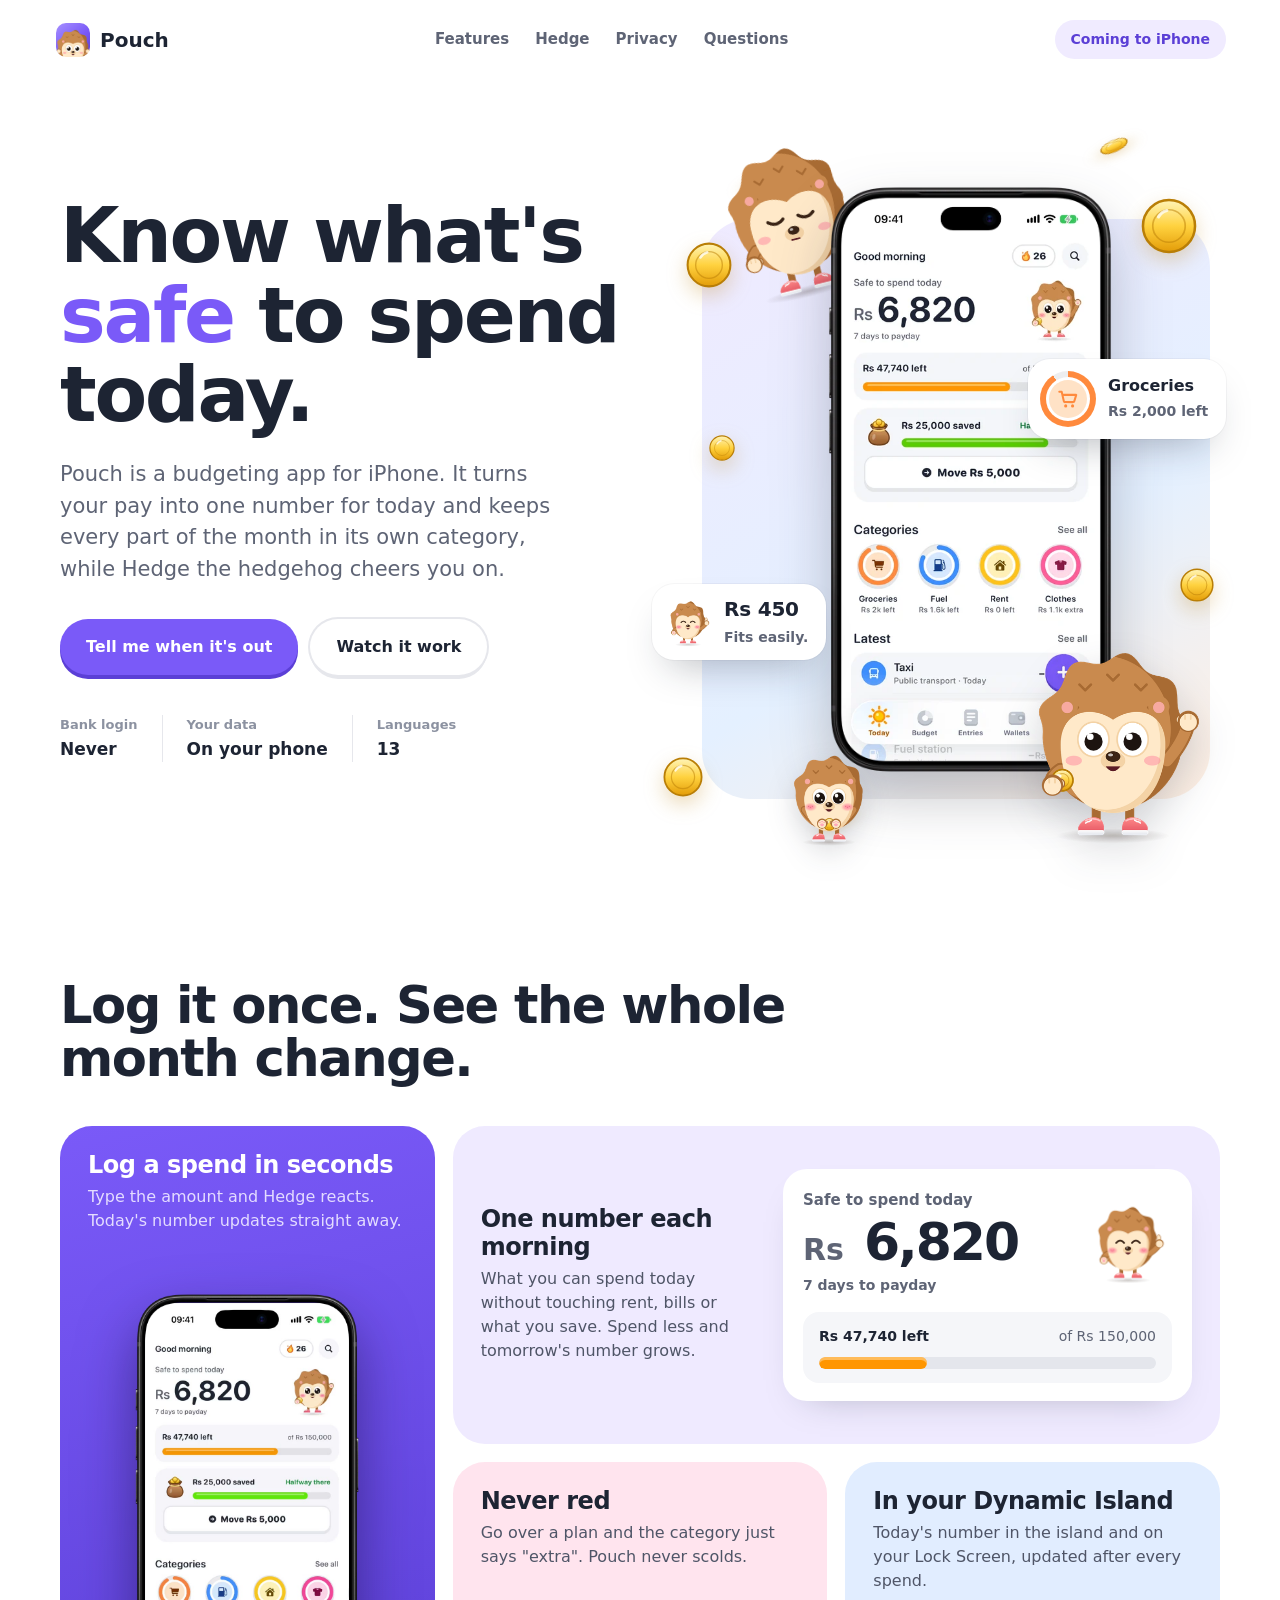
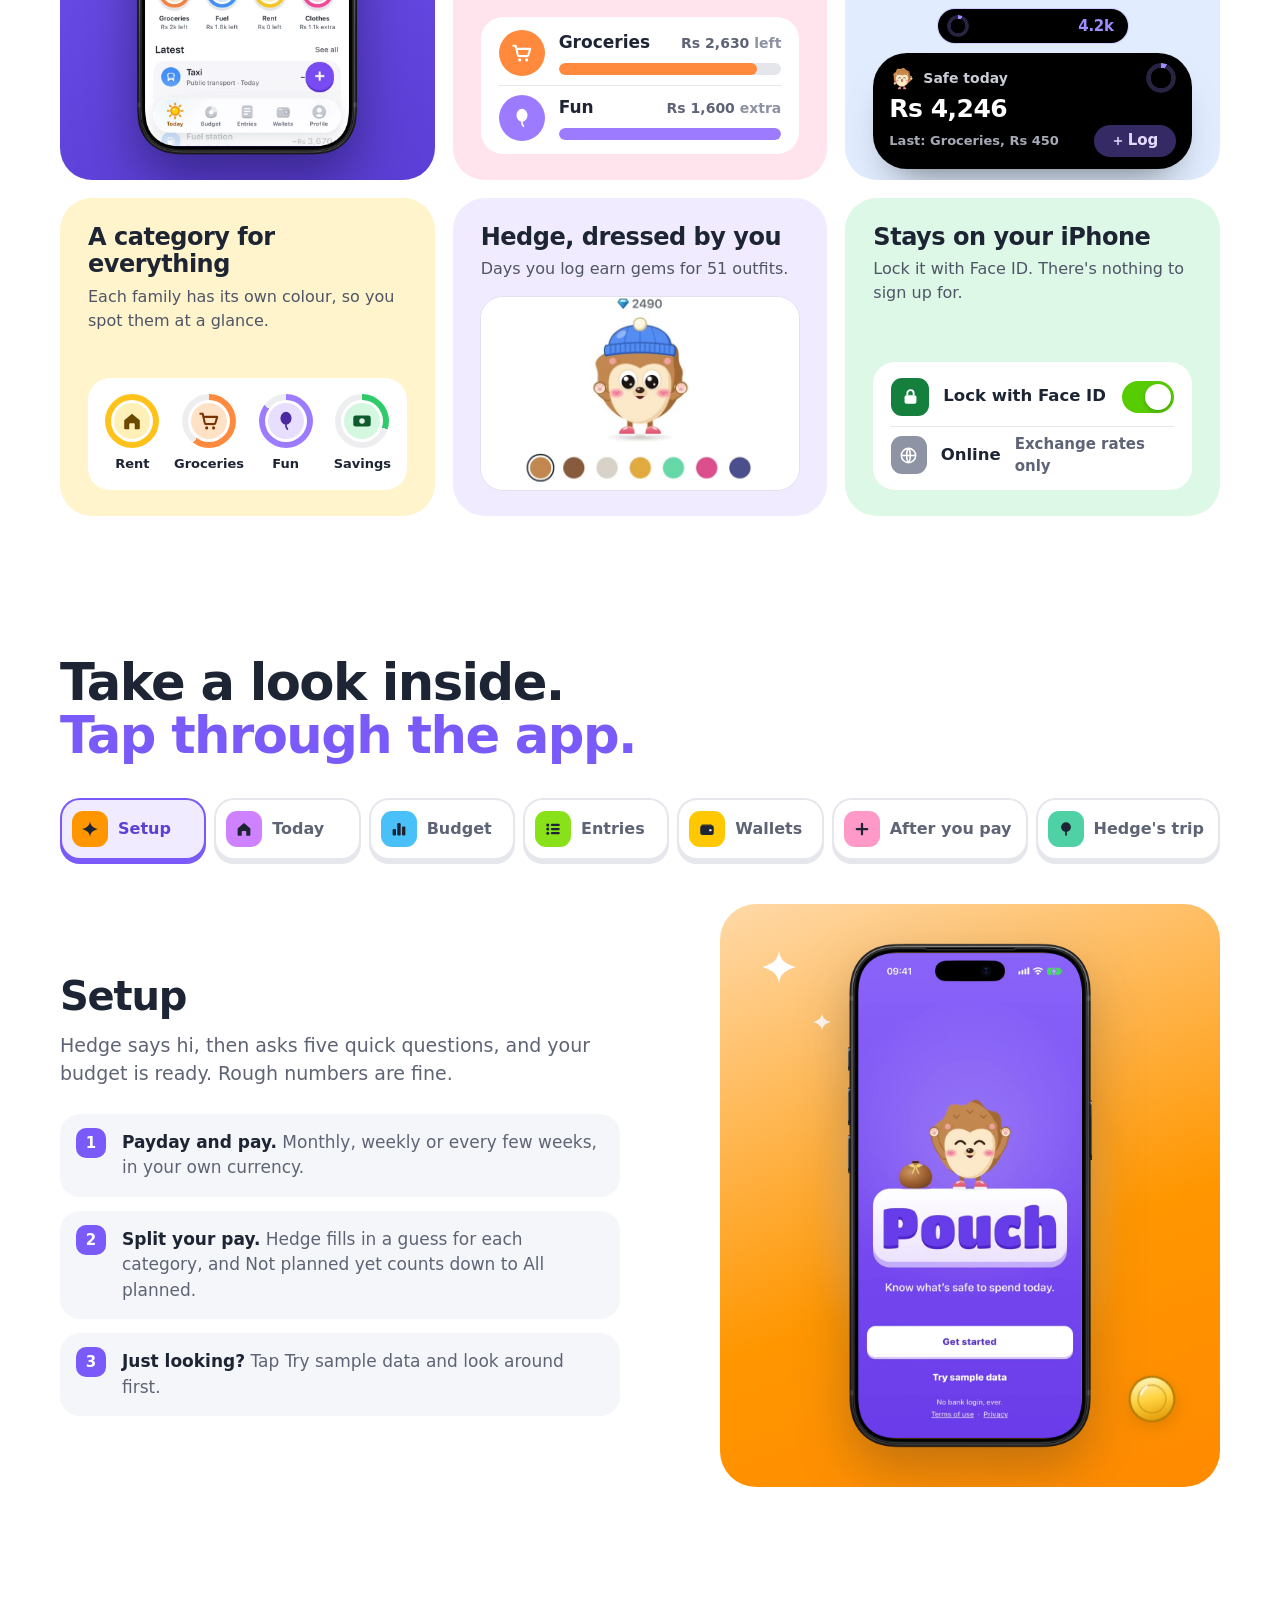
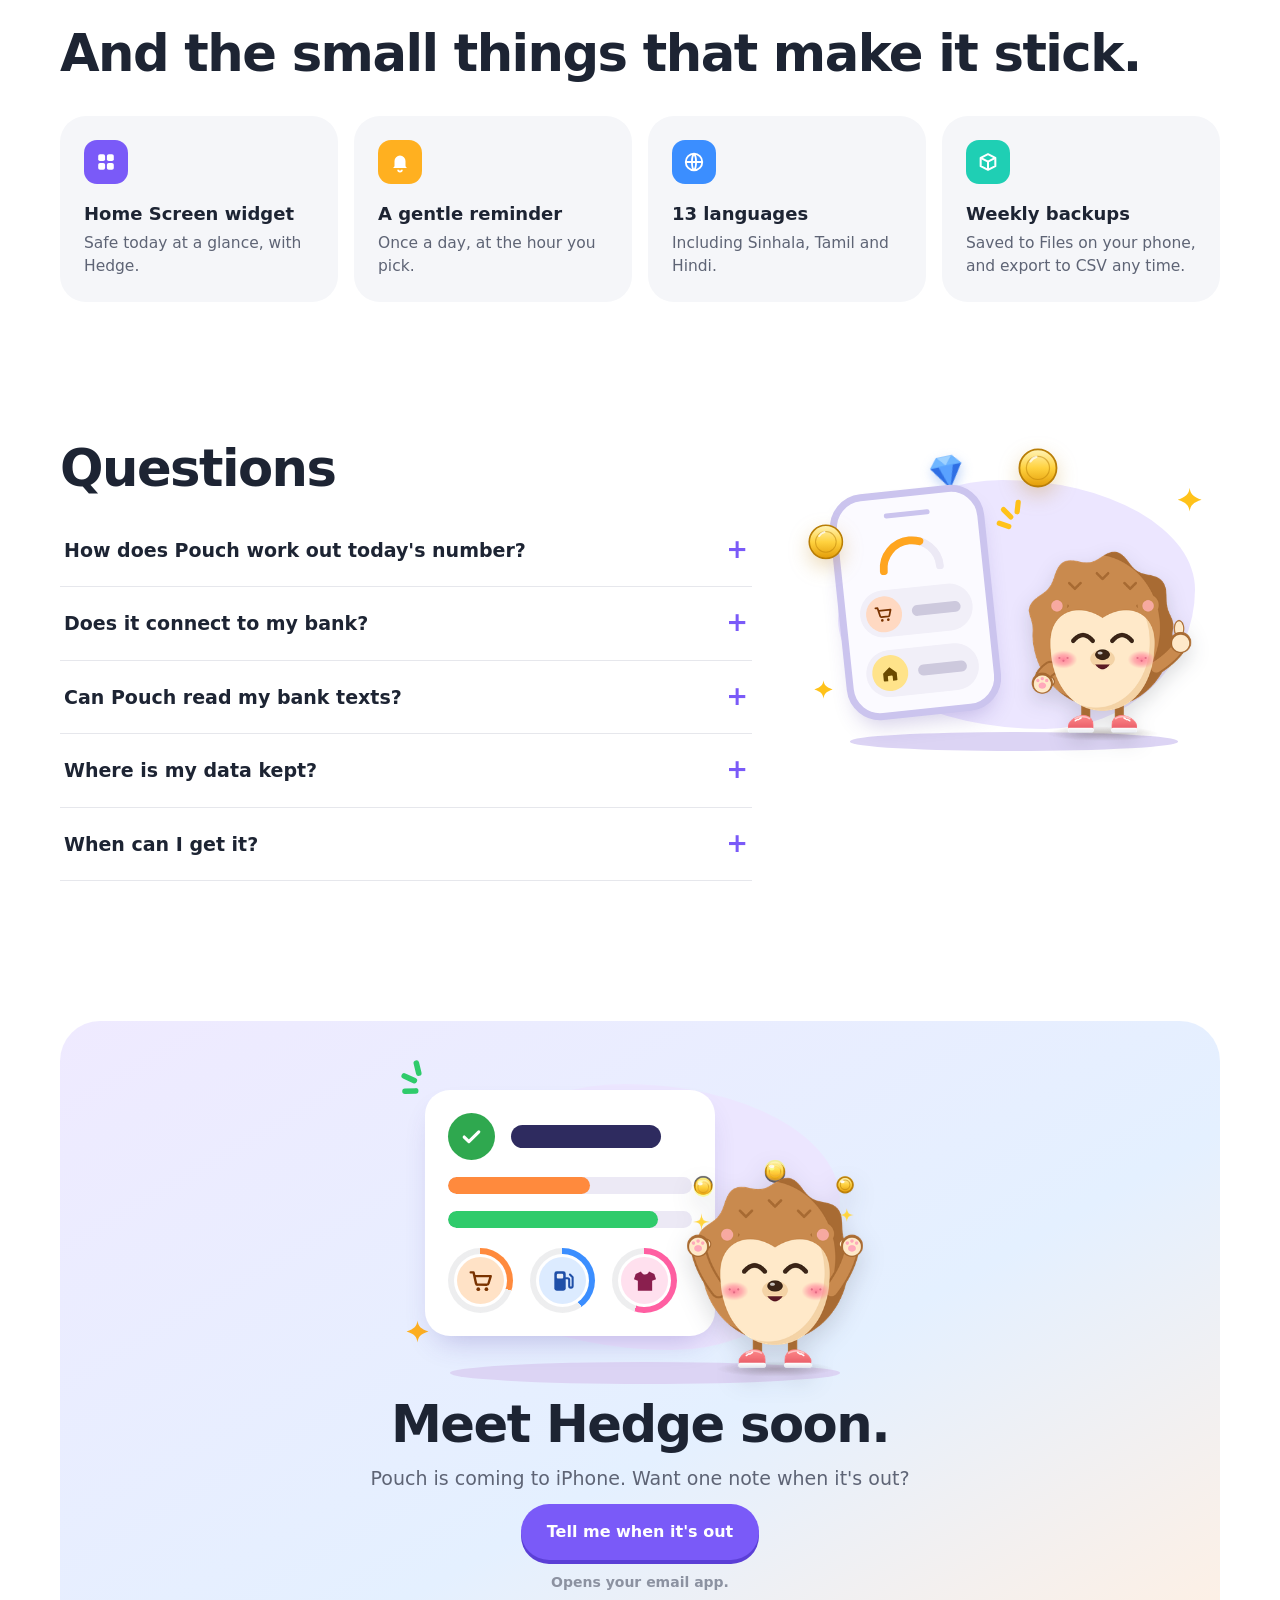
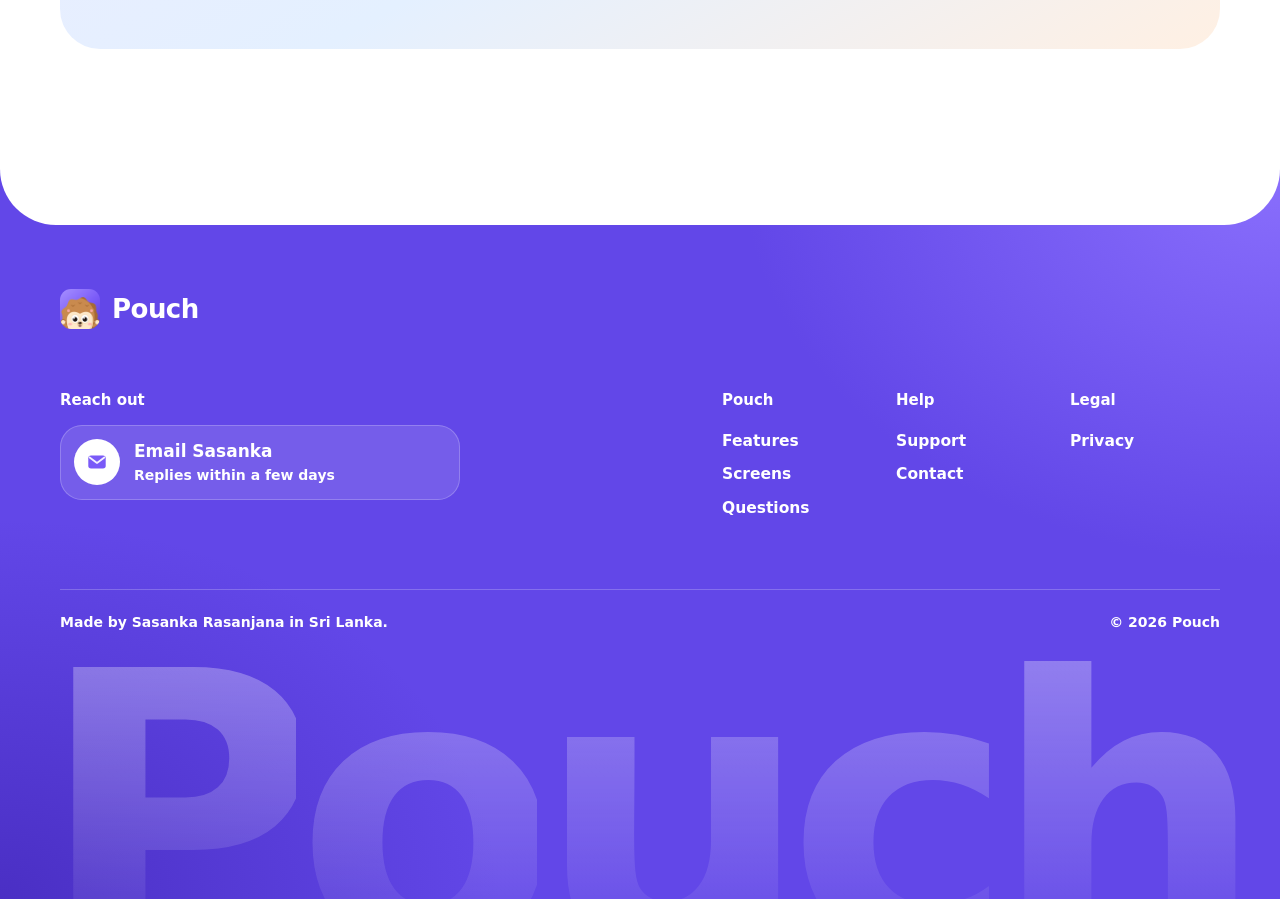
<file: index.html>
<!doctype html>
<html lang="en">
<head>
<meta charset="utf-8">
<meta name="viewport" content="width=device-width, initial-scale=1">
<title>Pouch: a budgeting app that shows what's safe to spend today</title>
<meta name="description" content="Pouch is a budgeting app for iPhone: one safe-to-spend number for today, a category for every part of the month, and Hedge the hedgehog. No bank login.">
<meta name="theme-color" content="#FFFFFF">
<meta name="color-scheme" content="light">
<meta property="og:type" content="website">
<meta property="og:title" content="Pouch: know what's safe to spend today">
<meta property="og:description" content="One number for today, a category for every part of the month, and Hedge the hedgehog cheering you on. No bank login. Coming to iPhone.">
<meta property="og:image" content="https://sasankarasanjana29.github.io/hedge-site/assets/og.png">
<meta property="og:url" content="https://sasankarasanjana29.github.io/hedge-site/">
<meta property="og:image:width" content="1200">
<meta property="og:image:height" content="630">
<meta name="twitter:card" content="summary_large_image">
<link rel="icon" href="assets/favicon.png">
<link rel="apple-touch-icon" href="assets/icon-180.png">
<link rel="canonical" href="https://sasankarasanjana29.github.io/hedge-site/">
<script type="application/ld+json">{"@context": "https://schema.org", "@type": "MobileApplication", "name": "Pouch", "operatingSystem": "iOS", "applicationCategory": "FinanceApplication", "description": "A budgeting app for iPhone that shows what's safe to spend today, keeps every part of the month in its own category, and never asks for a bank login.", "url": "https://sasankarasanjana29.github.io/hedge-site/", "image": "https://sasankarasanjana29.github.io/hedge-site/assets/og.png", "inLanguage": ["en", "si", "ta", "hi", "bn", "es", "pt", "fr", "de", "ru", "ja", "zh", "id"], "author": {"@type": "Person", "name": "Sasanka Rasanjana"}}</script>
<link rel="stylesheet" href="site.css?v=20261117a">
</head>
<body>

<!-- Glyphs drawn once, in the spirit of the app's SF Symbols -->
<svg width="0" height="0" style="position:absolute" aria-hidden="true">
  <symbol id="i-house" viewBox="0 0 24 24"><path d="M3.5 11.2 12 4l8.5 7.2V20a1 1 0 0 1-1 1H15v-5.5a1 1 0 0 0-1-1h-4a1 1 0 0 0-1 1V21H4.5a1 1 0 0 1-1-1z" fill="currentColor"/></symbol>
  <symbol id="i-cart" viewBox="0 0 24 24"><path d="M2.5 4h2.6l2.3 10.2a1.5 1.5 0 0 0 1.5 1.2h8.6a1.5 1.5 0 0 0 1.4-1.1L21 7.5H6.4" fill="none" stroke="currentColor" stroke-width="2.2" stroke-linecap="round" stroke-linejoin="round"/><circle cx="9.5" cy="19.5" r="1.7" fill="currentColor"/><circle cx="17" cy="19.5" r="1.7" fill="currentColor"/></symbol>
  <symbol id="i-balloon" viewBox="0 0 24 24"><ellipse cx="12" cy="9" rx="6" ry="7" fill="currentColor"/><path d="M12 16v2c0 1.5 1.5 1.5 1.5 3" fill="none" stroke="currentColor" stroke-width="1.8" stroke-linecap="round"/></symbol>
  <symbol id="i-note" viewBox="0 0 24 24"><rect x="2.5" y="6" width="19" height="12" rx="2.5" fill="currentColor"/><circle cx="12" cy="12" r="3" fill="#fff" opacity=".9"/></symbol>
  <symbol id="i-plus" viewBox="0 0 24 24"><path d="M12 5v14M5 12h14" stroke="currentColor" stroke-width="3" stroke-linecap="round"/></symbol>
  <symbol id="i-check" viewBox="0 0 24 24"><path d="M5 12.5l4.5 4.5L19 7.5" fill="none" stroke="currentColor" stroke-width="3" stroke-linecap="round" stroke-linejoin="round"/></symbol>
  <symbol id="i-lock" viewBox="0 0 24 24"><rect x="4.5" y="10.5" width="15" height="10.5" rx="2.5" fill="currentColor"/><path d="M8 10.5V8a4 4 0 0 1 8 0v2.5" fill="none" stroke="currentColor" stroke-width="2.4"/></symbol>
  <symbol id="i-phone" viewBox="0 0 24 24"><rect x="6" y="2.5" width="12" height="19" rx="3" fill="none" stroke="currentColor" stroke-width="2.2"/><rect x="10" y="4.6" width="4" height="1.6" rx=".8" fill="currentColor"/></symbol>
  <symbol id="i-globe" viewBox="0 0 24 24"><circle cx="12" cy="12" r="9" fill="none" stroke="currentColor" stroke-width="2"/><path d="M3 12h18M12 3c3 3 3 15 0 18M12 3c-3 3-3 15 0 18" fill="none" stroke="currentColor" stroke-width="2"/></symbol>
  <symbol id="i-box" viewBox="0 0 24 24"><path d="M4 7.5 12 3.5l8 4v9l-8 4-8-4z" fill="none" stroke="currentColor" stroke-width="2.2" stroke-linejoin="round"/><path d="M4 7.5l8 4 8-4M12 11.5v9" fill="none" stroke="currentColor" stroke-width="2.2" stroke-linejoin="round"/></symbol>
  <symbol id="i-bell" viewBox="0 0 24 24"><path d="M6 16.5V11a6 6 0 0 1 12 0v5.5l1.5 2H4.5z" fill="currentColor"/><path d="M10 20.5a2 2 0 0 0 4 0" fill="none" stroke="currentColor" stroke-width="2"/></symbol>
  <linearGradient id="coin-g" x1="0" y1="0" x2="0" y2="1"><stop offset="0" stop-color="#FFF4B8"/><stop offset=".5" stop-color="#FFD23F"/><stop offset="1" stop-color="#E39C08"/></linearGradient>
  <symbol id="coin" viewBox="0 0 40 40"><circle cx="20" cy="20" r="18.6" fill="url(#coin-g)" stroke="#B97E06" stroke-width="1.8"/><circle cx="20" cy="20" r="11.6" fill="none" stroke="#B97E06" stroke-width="1.2" opacity=".5"/><path d="M12.5 13.5a10 10 0 0 1 6-4.6" stroke="#fff" stroke-width="2.2" stroke-linecap="round" fill="none" opacity=".75"/></symbol>
  <symbol id="i-fuel" viewBox="0 0 24 24"><rect x="4" y="3" width="10.5" height="18" rx="2.2" fill="currentColor"/><rect x="6.3" y="5.4" width="5.9" height="4.4" rx="1" fill="#fff" opacity=".9"/><path d="M14.5 9.5h1.6a1.6 1.6 0 0 1 1.6 1.6v5.4a1.6 1.6 0 0 0 3.2 0V8.6L18.4 6" fill="none" stroke="currentColor" stroke-width="1.9" stroke-linecap="round" stroke-linejoin="round"/></symbol>
  <symbol id="i-shirt" viewBox="0 0 24 24"><path d="M8.3 3.2 3.4 5.6 1.8 10.3l3.6 1.5V21h13.2v-9.2l3.6-1.5-1.6-4.7-4.9-2.4c-.6 1.7-2 2.7-3.7 2.7S8.9 4.9 8.3 3.2z" fill="currentColor"/></symbol>
  <symbol id="gem" viewBox="0 0 40 40"><path d="M5 14 12.5 5h15L35 14 20 36z" fill="#3B8EFF"/><path d="M5 14h30L20 36z" fill="#2F6FE4"/><path d="M12.5 5 20 14l7.5-9z" fill="#9FD2FF"/><path d="M5 14l7.5-9L20 14zM20 14l7.5-9L35 14z" fill="#6FB6FF"/><path d="M13 14h14L20 36z" fill="#5AA2FF"/></symbol>
  <symbol id="sparkle" viewBox="0 0 24 24"><path d="M12 1.5c.7 5.6 3 8 10.5 10.5C15 14.5 12.7 16.9 12 22.5c-.7-5.6-3-8-10.5-10.5C9 9.5 11.3 7.1 12 1.5z" fill="currentColor"/></symbol>
  <symbol id="pop" viewBox="0 0 40 40"><path d="M6 26 15 29M10 13l7 7M24 6l-1 9" stroke="currentColor" stroke-width="5" stroke-linecap="round" fill="none"/></symbol>
  <symbol id="i-grid"viewBox="0 0 24 24"><rect x="3.5" y="3.5" width="7.5" height="7.5" rx="2" fill="currentColor"/><rect x="13" y="3.5" width="7.5" height="7.5" rx="2" fill="currentColor"/><rect x="3.5" y="13" width="7.5" height="7.5" rx="2" fill="currentColor"/><rect x="13" y="13" width="7.5" height="7.5" rx="2" fill="currentColor"/></symbol>
  <symbol id="i-chart" viewBox="0 0 24 24"><rect x="3.5" y="12" width="4.5" height="8.5" rx="1.6" fill="currentColor"/><rect x="9.75" y="4" width="4.5" height="16.5" rx="1.6" fill="currentColor"/><rect x="16" y="8.5" width="4.5" height="12" rx="1.6" fill="currentColor"/></symbol>
  <symbol id="i-list" viewBox="0 0 24 24"><g fill="currentColor"><circle cx="5" cy="6.5" r="2"/><circle cx="5" cy="12" r="2"/><circle cx="5" cy="17.5" r="2"/><rect x="9" y="5" width="12" height="3" rx="1.5"/><rect x="9" y="10.5" width="12" height="3" rx="1.5"/><rect x="9" y="16" width="12" height="3" rx="1.5"/></g></symbol>
  <symbol id="i-tree" viewBox="0 0 24 24"><circle cx="12" cy="9.5" r="6.5" fill="currentColor"/><rect x="10.8" y="13" width="2.4" height="8" rx="1.2" fill="currentColor"/></symbol>
<symbol id="i-wallet" viewBox="0 0 24 24"><path d="M5 5.5h12a1.5 1.5 0 0 1 1.5 1.5v1H5.5a1 1 0 0 1 0-2" fill="currentColor" opacity=".6"/><rect x="3" y="7" width="18" height="13" rx="3" fill="currentColor"/><circle cx="16.5" cy="13.5" r="1.6" fill="#fff" opacity=".9"/></symbol>
  <symbol id="i-chev" viewBox="0 0 24 24"><path d="M14.5 5.5 8 12l6.5 6.5" fill="none" stroke="currentColor" stroke-width="2.6" stroke-linecap="round" stroke-linejoin="round"/></symbol>
  <symbol id="i-mail" viewBox="0 0 24 24"><rect x="2.5" y="5" width="19" height="14" rx="3" fill="currentColor"/><path d="m4 7 8 6 8-6" fill="none" stroke="#fff" stroke-width="2" stroke-linecap="round" stroke-linejoin="round" opacity=".9"/></symbol>
</svg>

<header class="nav" id="nav">
  <a class="brand" href="#top" aria-label="Pouch"><img src="assets/icon-180.png" alt="" width="34" height="34"><span>Pouch</span></a>
  <nav class="links" aria-label="Sections">
    <a href="#features">Features</a>
    <a href="#hedge">Hedge</a>
    <a href="#privacy">Privacy</a>
    <a href="#faq">Questions</a>
  </nav>
  <span class="soon">Coming to iPhone</span>
</header>

<!-- A stack of coins at the page's left edge: a coin drops on for each stretch you read (site.js) -->
<div class="side-stack" aria-hidden="true"><div class="stack"></div></div>

<main id="top">

  <!-- ===== Hero: the promise on the left, the app composed on the right ===== -->
  <section class="hero">
    <div class="hero-copy">
      <h1>Know what's <span class="hl">safe</span> to spend today.</h1>
      <p class="lede">Pouch is a budgeting app for iPhone. It turns your pay into one number for today and keeps every part of the month in its own category, while Hedge the hedgehog cheers you on.</p>
      <div class="ctas">
        <a class="btn primary" href="mailto:sasanka.rasanjana29@gmail.com?subject=Tell%20me%20when%20Pouch%20is%20out&amp;body=Hi%2C%20please%20let%20me%20know%20when%20Pouch%20is%20on%20the%20App%20Store.">Tell me when it's out</a>
        <a class="btn ghost" href="#features">Watch it work</a>
      </div>
      <dl class="spec">
        <div><dt>Bank login</dt><dd>Never</dd></div>
        <div><dt>Your data</dt><dd>On your phone</dd></div>
        <div><dt>Languages</dt><dd>13</dd></div>
      </dl>
    </div>

    <div class="hero-art" aria-hidden="true">
      <div class="blob"></div>
      <!-- Coins drifting round the phone: some face on, some tipped onto their edge -->
      <svg class="coin c1"><use href="#coin"/></svg>
      <svg class="coin c2 tilt"><use href="#coin"/></svg>
      <svg class="coin c3"><use href="#coin"/></svg>
      <svg class="coin c4 tilt"><use href="#coin"/></svg>
      <svg class="coin c5"><use href="#coin"/></svg>
      <svg class="coin c6"><use href="#coin"/></svg>
      <svg class="coin c7 tilt"><use href="#coin"/></svg>
      <svg class="coin c8"><use href="#coin"/></svg>
      <!-- Sleepy Hedge peeking out from behind the phone -->
      <!-- Hedge asleep behind the phone: he breathes, and z's drift up from him on a loop (site.css) -->
      <div class="hedge-peek" aria-hidden="true"><img src="assets/hedge-sleepy-still.png" alt="" width="360" height="360"><span class="z z1">z</span><span class="z z2">z</span><span class="z z3">z</span></div>
      <figure class="phone hero-phone">
        <img src="assets/screen-today.webp?v=3" alt="" width="402" height="874">
      </figure>
      <div class="float react-card"><img src="assets/hedge-thumbsUp.png" alt=""><div><b>Rs 450</b><span>Fits easily.</span></div></div>
      <div class="float ring-card">
        <span class="ring" style="--p:.91;--c:#FF8A3D;--t:#FFE2C6"><svg><use href="#i-cart"/></svg></span>
        <div><b>Groceries</b><span>Rs 2,000 left</span></div>
      </div>
      <!-- Waving Hedge with his pupils drawn live (in the picture's own 360 px units) so they follow the cursor -->
      <div class="hero-hedge">
        <img src="assets/hedge-wave-eyes.png" alt="" width="360" height="360">
        <svg class="eyes" viewBox="0 0 360 360">
          <clipPath id="eye-l"><ellipse cx="131" cy="163.4" rx="27.7" ry="30.8"/></clipPath>
          <clipPath id="eye-r"><ellipse cx="205.6" cy="162.5" rx="28.1" ry="31.7"/></clipPath>
          <g clip-path="url(#eye-l)"><g class="pupil" data-eye="131 163.4 9.3 12.4" data-rest="131.7 168"><circle cx="131.7" cy="168" r="17.2" fill="#1D1410"/><circle cx="125.6" cy="158.7" r="6.3" fill="#fff"/></g></g>
          <g clip-path="url(#eye-r)"><g class="pupil" data-eye="205.6 162.5 9.7 13.3" data-rest="205.7 168"><circle cx="205.7" cy="168" r="17.2" fill="#1D1410"/><circle cx="199.7" cy="158.7" r="6.3" fill="#fff"/></g></g>
        </svg>
      </div>
      <img class="hedge-small" src="assets/hedge-hold.png" alt="">
    </div>
  </section>

  <!-- ===== Bento: every feature, each card drawn in the app's own style ===== -->
  <section class="bento-wrap" id="features">
    <h2>Log it once. See the whole month change.</h2>
    <div class="bento">

      <!-- Tall: the habit itself, as a real recording -->
      <article class="card tall lav-deep">
        <div class="card-copy"><h3>Log a spend in seconds</h3><p>Type the amount and Hedge reacts. Today's number updates straight away.</p></div>
        <figure class="phone clip-phone"><video class="clip" src="assets/clip-log.mp4?v=3" poster="assets/clip-log.jpg?v=3" muted loop playsinline preload="metadata" aria-label="Logging Rs 450 in Groceries: Hedge says it fits easily, and Groceries drops to Rs 5,560 left"></video></figure>
      </article>

      <article class="card wide lav">
        <div class="card-copy"><h3>One number each morning</h3><p>What you can spend today without touching rent, bills or what you save. Spend less and tomorrow's number grows.</p></div>
        <div class="art safe-art">
          <div class="safe-num"><small>Safe to spend today</small><strong><span>Rs</span> 6,820</strong><em>7 days to payday</em></div>
          <img src="assets/hedge-thumbsUp.png" alt="" width="120" height="120">
          <div class="month-bar"><div><b>Rs 47,740 left</b><span>of Rs 150,000</span></div><i><u style="width:32%"></u></i></div>
        </div>
      </article>

      <article class="card rose">
        <div class="card-copy"><h3>Never red</h3><p>Go over a plan and the category just says "extra". Pouch never scolds.</p></div>
        <div class="art pot-rows">
          <div class="pot-row">
            <span class="dot" style="background:#FF8A3D"><svg><use href="#i-cart"/></svg></span>
            <div class="pot-mid"><div class="pot-top"><b>Groceries</b><span><em>Rs 2,630</em> left</span></div><i><u style="width:89%;background:#FF8A3D"></u></i></div>
          </div>
          <div class="pot-row">
            <span class="dot" style="background:#9D7BFF"><svg><use href="#i-balloon"/></svg></span>
            <div class="pot-mid"><div class="pot-top"><b>Fun</b><span><em>Rs 1,600</em> extra</span></div><i><u style="width:100%;background:#9D7BFF"></u></i></div>
          </div>
        </div>
      </article>

      <article class="card sky">
        <div class="card-copy"><h3>In your Dynamic Island</h3><p>Today's number in the island and on your Lock Screen, updated after every spend.</p></div>
        <div class="art isl-stack">
          <div class="island compact"><span class="cring" style="--p:.063"></span><span class="cam"></span><b>4.2k</b></div>
          <div class="island mini">
            <div class="isl-top"><img src="assets/hedge-thumbsUp.png" alt=""><span>Safe today</span><span class="ering" style="--p:.063"></span></div>
            <strong>Rs 4,246</strong>
            <div class="isl-row"><span>Last: Groceries, Rs 450</span><i><svg><use href="#i-plus"/></svg>Log</i></div>
          </div>
        </div>
      </article>

      <article class="card hon">
        <div class="card-copy"><h3>A category for everything</h3><p>Each family has its own colour, so you spot them at a glance.</p></div>
        <div class="art rings-row">
          <div class="pr"><span class="ring" style="--p:1;--c:#FFC21A;--t:#FFF0B8"><svg style="color:#6B4A00"><use href="#i-house"/></svg></span><b>Rent</b><small>Paid</small></div>
          <div class="pr"><span class="ring" style="--p:.6;--c:#FF8A3D;--t:#FFE2C6"><svg style="color:#7A3300"><use href="#i-cart"/></svg></span><b>Groceries</b><small>Rs 2.6k left</small></div>
          <div class="pr"><span class="ring" style="--p:.85;--c:#9D7BFF;--t:#E8DEFF"><svg style="color:#4A2A9E"><use href="#i-balloon"/></svg></span><b>Fun</b><small>Rs 900 left</small></div>
          <div class="pr"><span class="ring" style="--p:.3;--c:#2FCB6B;--t:#D4F7DF"><svg style="color:#0F5C2C"><use href="#i-note"/></svg></span><b>Savings</b><small>Rs 10k left</small></div>
        </div>
      </article>

      <!-- Tall: Hedge being dressed, as a real recording -->
      <article class="card grape" id="hedge">
        <div class="card-copy"><h3>Hedge, dressed by you</h3><p>Days you log earn gems for 51 outfits.</p></div>
        <div class="closeup"><video class="clip" src="assets/clip-wardrobe.mp4?v=4" poster="assets/clip-wardrobe.jpg?v=4" muted loop playsinline preload="metadata" aria-label="Trying a beanie, a party hat and round glasses on Hedge"></video></div>
      </article>

      <article class="card leaf" id="privacy">
        <div class="card-copy"><h3>Stays on your iPhone</h3><p>Lock it with Face ID. There's nothing to sign up for.</p></div>
        <div class="art rows">
          <div class="r"><span class="tile" style="background:#15803D"><svg><use href="#i-lock"/></svg></span><b>Lock with Face ID</b><i class="switch on"></i></div>
          <div class="r"><span class="tile" style="background:#8E94A3"><svg><use href="#i-globe"/></svg></span><b>Online</b><span class="val">Exchange rates only</span></div>
        </div>
      </article>
    </div>
  </section>

  <!-- ===== Feature explanations: the real screens, what each part does ===== -->
  <!-- ===== The screens: chunky tabs switch one panel at a time (site.js); without JavaScript all six show ===== -->
  <section class="screens" id="screens">
    <h2>Take a look inside.<br><span class="hl">Tap through the app.</span></h2>
    <div class="tabs" role="tablist" aria-label="Screens">
      <button class="tab" role="tab" id="tab-setup" aria-selected="true" aria-controls="setup"><span class="tab-dot" style="background:#FF9600"><svg><use href="#sparkle"/></svg></span>Setup</button>
      <button class="tab" role="tab" id="tab-today" aria-selected="false" aria-controls="today" tabindex="-1"><span class="tab-dot" style="background:#CE82FF"><svg><use href="#i-house"/></svg></span>Today</button>
      <button class="tab" role="tab" id="tab-budget" aria-selected="false" aria-controls="budget" tabindex="-1"><span class="tab-dot" style="background:#49C0F8"><svg><use href="#i-chart"/></svg></span>Budget</button>
      <button class="tab" role="tab" id="tab-entries" aria-selected="false" aria-controls="entries" tabindex="-1"><span class="tab-dot" style="background:#89E219"><svg><use href="#i-list"/></svg></span>Entries</button>
      <button class="tab" role="tab" id="tab-wallets" aria-selected="false" aria-controls="wallets" tabindex="-1"><span class="tab-dot" style="background:#FFC800"><svg><use href="#i-wallet"/></svg></span>Wallets</button>
      <button class="tab" role="tab" id="tab-after-you-pay" aria-selected="false" aria-controls="after-you-pay" tabindex="-1"><span class="tab-dot" style="background:#FF9AC8"><svg><use href="#i-plus"/></svg></span>After you pay</button>
      <button class="tab" role="tab" id="tab-trip" aria-selected="false" aria-controls="trip" tabindex="-1"><span class="tab-dot" style="background:#4FD1A5"><svg><use href="#i-tree"/></svg></span>Hedge's trip</button>
    </div>
    <div class="panel on" id="setup" role="tabpanel" aria-labelledby="tab-setup">
      <div class="panel-copy">
        <h3>Setup</h3>
        <p>Hedge says hi, then asks five quick questions, and your budget is ready. Rough numbers are fine.</p>
        <ol class="points">
          <li><b>Payday and pay.</b> Monthly, weekly or every few weeks, in your own currency.</li>
          <li><b>Split your pay.</b> Hedge fills in a guess for each category, and Not planned yet counts down to All planned.</li>
          <li><b>Just looking?</b> Tap Try sample data and look around first.</li>
        </ol>
      </div>
      <div class="stage st-orange"><svg class="deco k1" aria-hidden="true"><use href="#sparkle"/></svg><svg class="deco k2" aria-hidden="true"><use href="#sparkle"/></svg><svg class="deco cn" aria-hidden="true"><use href="#coin"/></svg><figure class="phone"><video class="clip" src="assets/clip-setup.mp4?v=3" poster="assets/clip-setup.jpg?v=3" muted loop playsinline preload="metadata" aria-label="On the welcome screen the Pouch name pops up on a wall, Hedge climbs on and fills his pouch with coins; then he says hi, asks about payday, pay and the money you have now, splits the pay across categories and offers to save a share each month"></video></figure></div>
    </div>
    <div class="panel" id="today" role="tabpanel" aria-labelledby="tab-today">
      <div class="panel-copy">
        <h3>Today</h3>
        <p>The first thing you see is what's safe to spend today. Underneath sits the month at a glance: what's left, what you're saving, and every category.</p>
        <ol class="points">
          <li><b>Safe to spend today.</b> Your month's money less bills and savings, shared over the days left.</li>
          <li><b>Savings goal.</b> What you've set aside this month, and one tap to move the rest.</li>
          <li><b>Latest.</b> Your last few spends, with anything new to check marked.</li>
        </ol>
      </div>
      <div class="stage st-purple"><svg class="deco k1" aria-hidden="true"><use href="#sparkle"/></svg><svg class="deco k2" aria-hidden="true"><use href="#sparkle"/></svg><svg class="deco cn" aria-hidden="true"><use href="#coin"/></svg><figure class="phone"><img src="assets/screen-today.webp?v=3" alt="Today: the safe number, this month's money left, saving and categories" width="402" height="874" loading="lazy"></figure></div>
    </div>
    <div class="panel" id="budget" role="tabpanel" aria-labelledby="tab-budget">
      <div class="panel-copy">
        <h3>Budget</h3>
        <p>Every category with its plan and what's left, grouped by family. Budget by calendar month or from payday to payday.</p>
        <ol class="points">
          <li><b>Bills tick to Paid</b> once they go out, so you know they're done.</li>
          <li><b>Overview and insights</b> show where the month went.</li>
          <li><b>Leftovers can carry</b> into next month when you switch it on.</li>
        </ol>
      </div>
      <div class="stage st-blue"><svg class="deco k1" aria-hidden="true"><use href="#sparkle"/></svg><svg class="deco k2" aria-hidden="true"><use href="#sparkle"/></svg><svg class="deco cn" aria-hidden="true"><use href="#coin"/></svg><figure class="phone"><img src="assets/screen-budget.webp?v=3" alt="Budget: what's left this month, categories grouped by family" width="402" height="874" loading="lazy"></figure></div>
    </div>
    <div class="panel" id="entries" role="tabpanel" aria-labelledby="tab-entries">
      <div class="panel-copy">
        <h3>Entries</h3>
        <p>Your income, spending and moves this month, day by day. Pay and regular bills post themselves on their day.</p>
        <ol class="points">
          <li><b>Coming up</b> lists what's scheduled for the next six weeks.</li>
          <li><b>Search and filters</b> find any entry in seconds.</li>
          <li><b>Swipe to delete,</b> with an undo if you change your mind.</li>
        </ol>
      </div>
      <div class="stage st-green"><svg class="deco k1" aria-hidden="true"><use href="#sparkle"/></svg><svg class="deco k2" aria-hidden="true"><use href="#sparkle"/></svg><svg class="deco cn" aria-hidden="true"><use href="#coin"/></svg><figure class="phone"><img src="assets/screen-entries.webp?v=3" alt="Entries: income, spending and moves this month, then every entry by day" width="402" height="874" loading="lazy"></figure></div>
    </div>
    <div class="panel" id="wallets" role="tabpanel" aria-labelledby="tab-wallets">
      <div class="panel-copy">
        <h3>Wallets</h3>
        <p>Cash, bank, savings and cards in one place, with your net worth on top. Moving money between them is one entry.</p>
        <ol class="points">
          <li><b>Net worth</b> at a glance: wallets less what's owed on cards.</li>
          <li><b>Tap a wallet</b> to see its income, spending, where it went and its five most recent entries.</li>
          <li><b>Paying a card</b> is a move, so it never counts as spending twice.</li>
        </ol>
      </div>
      <div class="stage st-gold"><svg class="deco k1" aria-hidden="true"><use href="#sparkle"/></svg><svg class="deco k2" aria-hidden="true"><use href="#sparkle"/></svg><svg class="deco cn" aria-hidden="true"><use href="#coin"/></svg><figure class="phone"><video class="clip" src="assets/clip-wallets.mp4?v=3" poster="assets/clip-wallets.jpg?v=3" muted loop playsinline preload="metadata" aria-label="The Wallets tab lists every wallet; tapping the card opens its page with what was spent, where it went and recent activity"></video></figure></div>
    </div>
    <div class="panel" id="after-you-pay" role="tabpanel" aria-labelledby="tab-after-you-pay">
      <div class="panel-copy">
        <h3>Add after you pay</h3>
        <p>Your bank texts you after a card payment. Copy that text and Pouch does the typing. No setup, and it works with any bank.</p>
        <ol class="points">
          <li><b>Copy the bank text.</b> Press and hold the message, then tap Copy.</li>
          <li><b>Tap Paste bank text.</b> Open Pouch and tap +. The amount and shop fill in, and if the text names your card, its wallet is picked too. A cash withdrawal becomes a move to Cash.</li>
          <li><b>Or ask Siri.</b> Say "Hey Siri, log a spend in Pouch". Pouch stays closed and asks Just paid? next time you open it.</li>
        </ol>
      </div>
      <div class="stage st-pink"><svg class="deco k1" aria-hidden="true"><use href="#sparkle"/></svg><svg class="deco k2" aria-hidden="true"><use href="#sparkle"/></svg><svg class="deco cn" aria-hidden="true"><use href="#coin"/></svg><figure class="phone"><img src="assets/screen-paste.webp" alt="New entry with a Paste bank text row, offered right after a bank text was copied" width="402" height="874" loading="lazy"></figure></div>
    </div>
    <div class="panel" id="trip" role="tabpanel" aria-labelledby="tab-trip">
      <div class="panel-copy">
        <h3>Hedge's trip</h3>
        <p>Tap Hedge on Today and his trip opens. Every day you track is a step on his walk through the woods.</p>
        <ol class="points">
          <li><b>A neighbour every week.</b> Seven tracked days and he reaches the next one, each with a dry little money story.</li>
          <li><b>A new home every fourth stop.</b> The trail runs on through meadows, ponds and a village, up to the snow.</li>
          <li><b>Steps are never taken back.</b> Quiet days count too. What's still ahead waits under the clouds.</li>
        </ol>
      </div>
      <div class="stage st-mint"><svg class="deco k1" aria-hidden="true"><use href="#sparkle"/></svg><svg class="deco k2" aria-hidden="true"><use href="#sparkle"/></svg><svg class="deco cn" aria-hidden="true"><use href="#coin"/></svg><figure class="phone"><video class="clip" src="assets/clip-trip.mp4?v=1" poster="assets/clip-trip.jpg?v=1" muted loop playsinline preload="metadata" aria-label="Tapping Hedge on Today opens his trip: a forest trail with Hedge and the rabbit in a clearing and clouds over what's ahead; closing it brings him back to Today"></video></figure></div>
    </div>
  </section>

  <!-- ===== Small but useful ===== -->
  <section class="smalls">
    <h2>And the small things that make it stick.</h2>
    <div class="small-grid">
      <div><span class="tile" style="background:#7A5AF8"><svg><use href="#i-grid"/></svg></span><b>Home Screen widget</b><p>Safe today at a glance, with Hedge.</p></div>
      <div><span class="tile" style="background:#FFB020"><svg><use href="#i-bell"/></svg></span><b>A gentle reminder</b><p>Once a day, at the hour you pick.</p></div>
      <div><span class="tile" style="background:#3B8EFF"><svg><use href="#i-globe"/></svg></span><b>13 languages</b><p>Including Sinhala, Tamil and Hindi.</p></div>
      <div><span class="tile" style="background:#1FCFB4"><svg><use href="#i-box"/></svg></span><b>Weekly backups</b><p>Saved to Files on your phone, and export to CSV any time.</p></div>
    </div>
  </section>

  <!-- ===== FAQ ===== -->
  <section class="faq" id="faq">
    <!-- Hedge beside a little phone showing today's gauge, drawn in code -->
    <div class="faq-art scene scene-phone" aria-hidden="true">
      <div class="s-blob"></div><div class="s-floor"></div>
      <svg class="s-gem"><use href="#gem"/></svg>
      <svg class="coin s-c1"><use href="#coin"/></svg>
      <svg class="coin s-c2"><use href="#coin"/></svg>
      <svg class="s-spark s-k1"><use href="#sparkle"/></svg>
      <svg class="s-spark s-k2"><use href="#sparkle"/></svg>
      <div class="mini-phone">
        <i class="mp-notch"></i>
        <svg class="mp-gauge" viewBox="0 0 100 56"><path d="M10 50a40 40 0 0 1 80 0" pathLength="100" stroke="#ECE9F5" stroke-width="11" stroke-linecap="round" fill="none"/><path d="M10 50a40 40 0 0 1 80 0" pathLength="100" stroke-dasharray="62 100" stroke="#FFA51F" stroke-width="11" stroke-linecap="round" fill="none"/></svg>
        <div class="mp-row"><span class="mp-dot" style="background:#FFD9C2;color:#7A3300"><svg><use href="#i-cart"/></svg></span><i></i></div>
        <div class="mp-row"><span class="mp-dot" style="background:#FFE38A;color:#6B4A00"><svg><use href="#i-house"/></svg></span><i></i></div>
      </div>
      <svg class="s-pop"><use href="#pop"/></svg>
      <img class="s-hedge" src="assets/hedge-thumbsUp.png" alt="" width="360" height="360" loading="lazy">
    </div>
    <div class="faq-list">
    <h2>Questions</h2>
    <details><summary>How does Pouch work out today's number?</summary><p>It takes the money for your month, sets aside your bills and what you chose to save, and shares the rest over the days left. Every spend you log moves it.</p></details>
    <details><summary>Does it connect to my bank?</summary><p>No. You log a spend in a few taps, and that small habit is what keeps your money in mind. Pouch never asks for a bank login.</p></details>
    <details><summary>Can Pouch read my bank texts?</summary><p>No. Pouch never reads your messages. When you copy a bank text yourself and tap Paste bank text, Pouch reads only that copied text, on your iPhone, to fill in the amount and shop.</p></details>
    <details><summary>Where is my data kept?</summary><p>Only on your iPhone. There is no Pouch account and no Pouch server. A backup is saved once a week in the Files app.</p></details>
    <details><summary>When can I get it?</summary><p>Pouch is being tested now and is coming to the App Store for iPhone.</p></details>
    </div>
  </section>

  <section class="end">
    <!-- Hedge cheering beside a month that's on track, drawn in code -->
    <div class="end-art scene scene-done" aria-hidden="true">
      <div class="s-blob"></div><div class="s-floor"></div>
      <svg class="s-pop"><use href="#pop"/></svg>
      <svg class="s-spark s-k1"><use href="#sparkle"/></svg>
      <div class="done-card">
        <div class="dc-top"><span class="dc-check"><svg><use href="#i-check"/></svg></span><i></i></div>
        <div class="dc-bar"><u style="width:58%;background:#FF8A3D"></u></div>
        <div class="dc-bar"><u style="width:86%;background:#2FCB6B"></u></div>
        <div class="dc-rings">
          <span class="ring" style="--p:.3;--c:#FF8A3D;--t:#FFE2C6"><svg style="color:#7A3300"><use href="#i-cart"/></svg></span>
          <span class="ring" style="--p:.4;--c:#3B8EFF;--t:#DCEBFF"><svg style="color:#1F4FA8"><use href="#i-fuel"/></svg></span>
          <span class="ring" style="--p:.55;--c:#FF5FA2;--t:#FFE0EE"><svg style="color:#8A1F4E"><use href="#i-shirt"/></svg></span>
        </div>
      </div>
      <img class="s-hedge" src="assets/hedge-cheer.png" alt="" width="360" height="360" loading="lazy">
    </div>
    <h2>Meet Hedge soon.</h2>
    <p>Pouch is coming to iPhone. Want one note when it's out?</p>
    <a class="btn primary" href="mailto:sasanka.rasanjana29@gmail.com?subject=Tell%20me%20when%20Pouch%20is%20out&amp;body=Hi%2C%20please%20let%20me%20know%20when%20Pouch%20is%20on%20the%20App%20Store.">Tell me when it's out</a>
    <small class="hint">Opens your email app.</small>
  </section>
</main>

<!-- The footer tucks under the page's rounded bottom edge; the big wordmark runs off the foot -->
<footer class="footer">
  <div class="footer-in">
    <a class="footer-brand" href="#top"><img src="assets/icon-180.png" alt="" width="40" height="40"><span>Pouch</span></a>
    <div class="footer-grid">
      <div class="reach">
        <b>Reach out</b>
        <a class="reach-card" href="mailto:sasanka.rasanjana29@gmail.com?subject=Pouch">
          <span class="reach-icon"><svg><use href="#i-mail"/></svg></span>
          <span><strong>Email Sasanka</strong><small>Replies within a few days</small></span>
        </a>
      </div>
      <nav class="footer-cols" aria-label="Footer">
        <div><b>Pouch</b><a href="#features">Features</a><a href="#screens">Screens</a><a href="#faq">Questions</a></div>
        <div><b>Help</b><a href="support.html">Support</a><a href="mailto:sasanka.rasanjana29@gmail.com">Contact</a></div>
        <div><b>Legal</b><a href="privacy.html">Privacy</a></div>
      </nav>
    </div>
    <div class="footer-base"><span>Made by Sasanka Rasanjana in Sri Lanka.</span><span>&copy; 2026 Pouch</span></div>
  </div>
  <div class="wordmark" aria-hidden="true"><span>P</span><span>o</span><span>u</span><span>c</span><span>h</span></div>
</footer>

<script src="site.js?v=20261112h" defer></script>
</body>
</html>
</file>
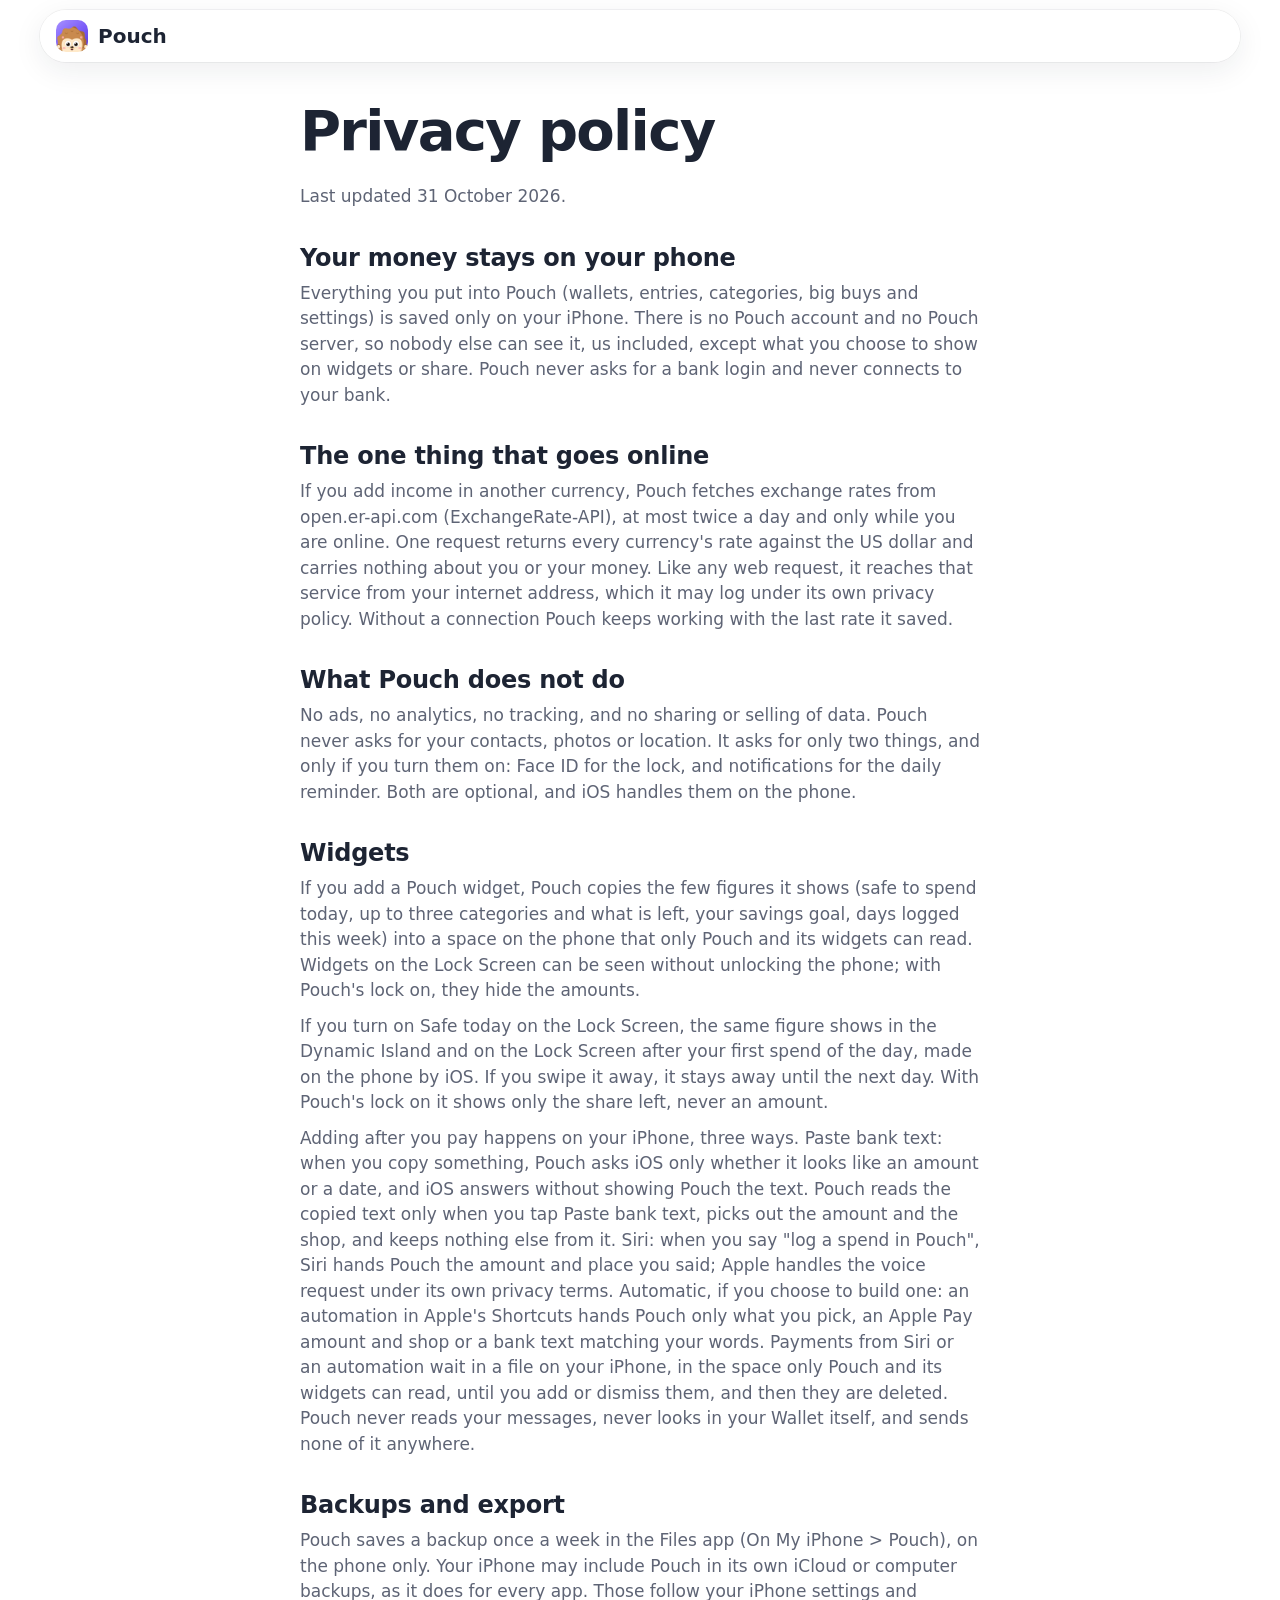
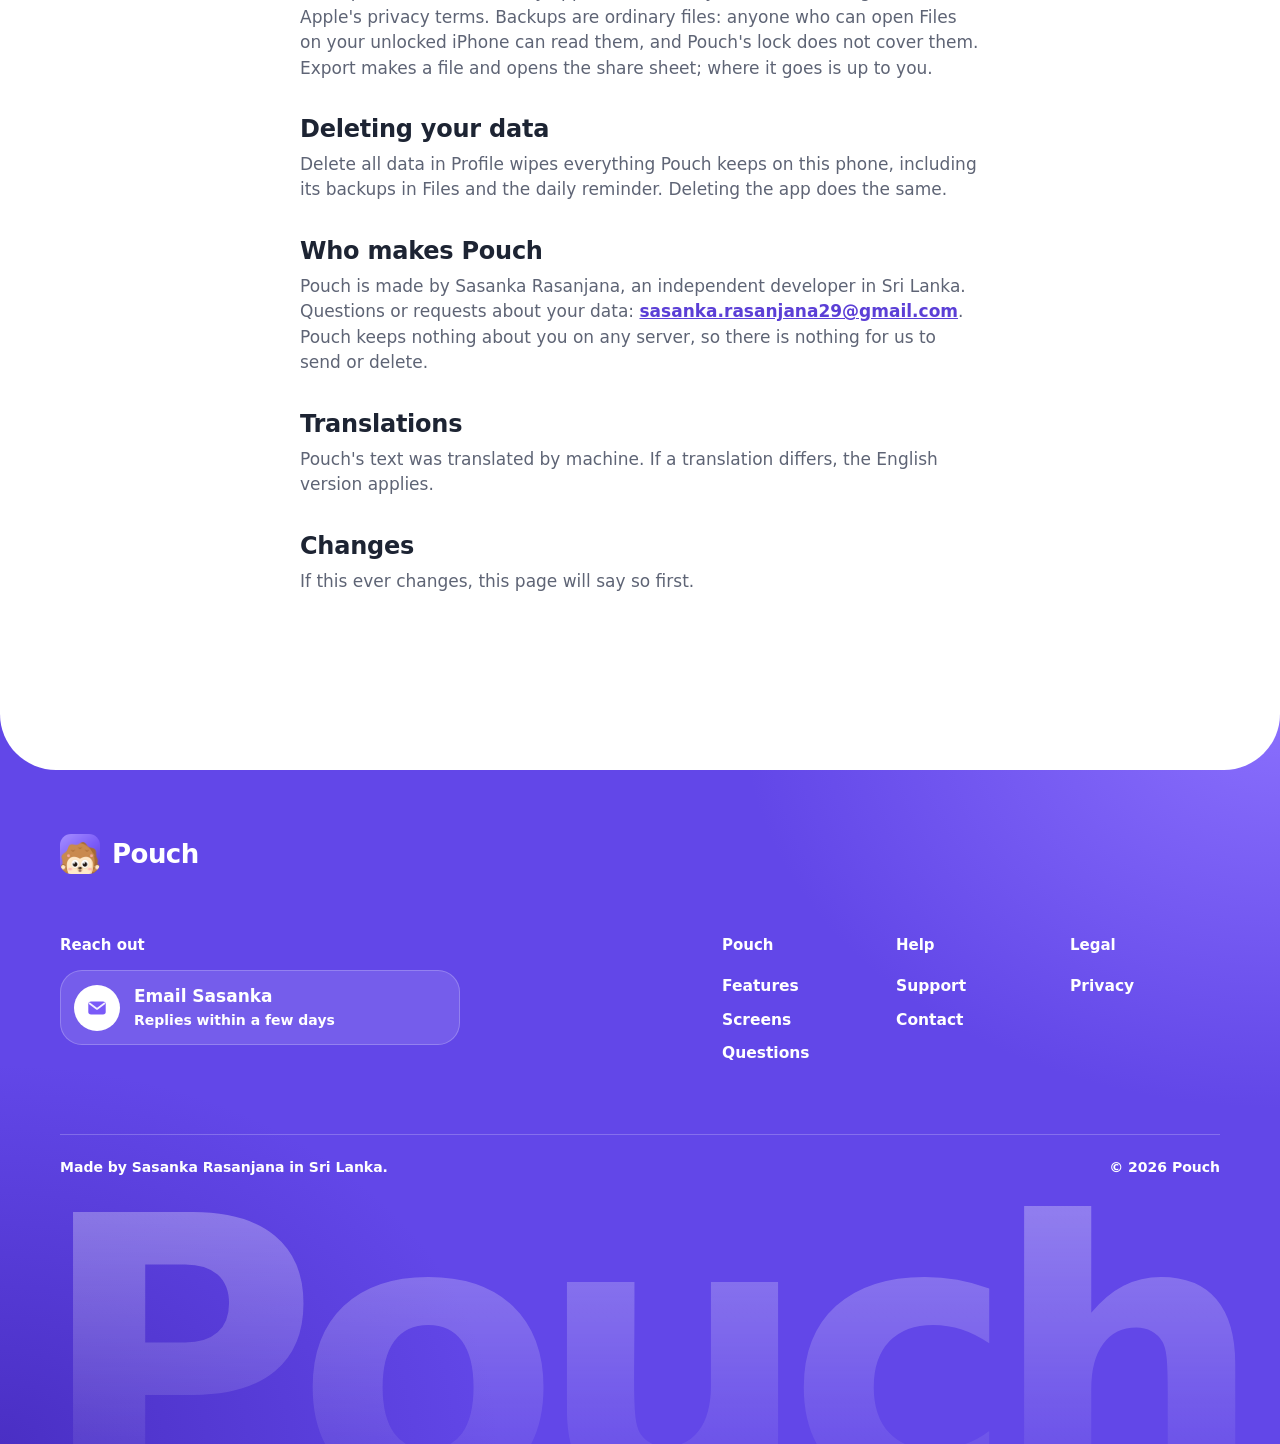
<file: privacy.html>
<!doctype html>
<html lang="en">
<head>
<meta charset="utf-8">
<meta name="viewport" content="width=device-width, initial-scale=1">
<title>Pouch privacy policy</title>
<meta name="description" content="How Pouch keeps your money on your iPhone: no account, no bank login, no tracking.">
<link rel="icon" href="assets/favicon.png">
<link rel="canonical" href="https://sasankarasanjana29.github.io/hedge-site/privacy.html">
<link rel="stylesheet" href="site.css?v=20261104a">
</head>
<body>
<header class="nav lifted"><a class="brand" href="index.html"><img src="assets/icon-180.png" alt="" width="32" height="32"><span>Pouch</span></a></header>
<main class="legal">
<h1>Privacy policy</h1>
<p>Last updated 31 October 2026.</p>
<h2>Your money stays on your phone</h2>
<p>Everything you put into Pouch (wallets, entries, categories, big buys and settings) is saved only on your iPhone. There is no Pouch account and no Pouch server, so nobody else can see it, us included, except what you choose to show on widgets or share. Pouch never asks for a bank login and never connects to your bank.</p>
<h2>The one thing that goes online</h2>
<p>If you add income in another currency, Pouch fetches exchange rates from open.er-api.com (ExchangeRate-API), at most twice a day and only while you are online. One request returns every currency&#x27;s rate against the US dollar and carries nothing about you or your money. Like any web request, it reaches that service from your internet address, which it may log under its own privacy policy. Without a connection Pouch keeps working with the last rate it saved.</p>
<h2>What Pouch does not do</h2>
<p>No ads, no analytics, no tracking, and no sharing or selling of data. Pouch never asks for your contacts, photos or location. It asks for only two things, and only if you turn them on: Face ID for the lock, and notifications for the daily reminder. Both are optional, and iOS handles them on the phone.</p>
<h2>Widgets</h2>
<p>If you add a Pouch widget, Pouch copies the few figures it shows (safe to spend today, up to three categories and what is left, your savings goal, days logged this week) into a space on the phone that only Pouch and its widgets can read. Widgets on the Lock Screen can be seen without unlocking the phone; with Pouch&#x27;s lock on, they hide the amounts.</p>
<p>If you turn on Safe today on the Lock Screen, the same figure shows in the Dynamic Island and on the Lock Screen after your first spend of the day, made on the phone by iOS. If you swipe it away, it stays away until the next day. With Pouch&#x27;s lock on it shows only the share left, never an amount.</p>
<p>Adding after you pay happens on your iPhone, three ways. Paste bank text: when you copy something, Pouch asks iOS only whether it looks like an amount or a date, and iOS answers without showing Pouch the text. Pouch reads the copied text only when you tap Paste bank text, picks out the amount and the shop, and keeps nothing else from it. Siri: when you say &quot;log a spend in Pouch&quot;, Siri hands Pouch the amount and place you said; Apple handles the voice request under its own privacy terms. Automatic, if you choose to build one: an automation in Apple&#x27;s Shortcuts hands Pouch only what you pick, an Apple Pay amount and shop or a bank text matching your words. Payments from Siri or an automation wait in a file on your iPhone, in the space only Pouch and its widgets can read, until you add or dismiss them, and then they are deleted. Pouch never reads your messages, never looks in your Wallet itself, and sends none of it anywhere.</p>
<h2>Backups and export</h2>
<p>Pouch saves a backup once a week in the Files app (On My iPhone &gt; Pouch), on the phone only. Your iPhone may include Pouch in its own iCloud or computer backups, as it does for every app. Those follow your iPhone settings and Apple&#x27;s privacy terms. Backups are ordinary files: anyone who can open Files on your unlocked iPhone can read them, and Pouch&#x27;s lock does not cover them. Export makes a file and opens the share sheet; where it goes is up to you.</p>
<h2>Deleting your data</h2>
<p>Delete all data in Profile wipes everything Pouch keeps on this phone, including its backups in Files and the daily reminder. Deleting the app does the same.</p>
<h2>Who makes Pouch</h2>
<p>Pouch is made by Sasanka Rasanjana, an independent developer in Sri Lanka. Questions or requests about your data: <a href="mailto:sasanka.rasanjana29@gmail.com">sasanka.rasanjana29@gmail.com</a>. Pouch keeps nothing about you on any server, so there is nothing for us to send or delete.</p>
<h2>Translations</h2>
<p>Pouch&#x27;s text was translated by machine. If a translation differs, the English version applies.</p>
<h2>Changes</h2>
<p>If this ever changes, this page will say so first.</p>
</main>
<footer class="footer">
  <div class="footer-in">
    <a class="footer-brand" href="index.html"><img src="assets/icon-180.png" alt="" width="40" height="40"><span>Pouch</span></a>
    <div class="footer-grid">
      <div class="reach">
        <b>Reach out</b>
        <a class="reach-card" href="mailto:sasanka.rasanjana29@gmail.com?subject=Pouch">
          <span class="reach-icon"><svg viewBox="0 0 24 24" aria-hidden="true"><rect x="2.5" y="5" width="19" height="14" rx="3" fill="currentColor"/><path d="m4 7 8 6 8-6" fill="none" stroke="#fff" stroke-width="2" stroke-linecap="round" stroke-linejoin="round" opacity=".9"/></svg></span>
          <span><strong>Email Sasanka</strong><small>Replies within a few days</small></span>
        </a>
      </div>
      <nav class="footer-cols" aria-label="Footer">
        <div><b>Pouch</b><a href="index.html#features">Features</a><a href="index.html#screens">Screens</a><a href="index.html#faq">Questions</a></div>
        <div><b>Help</b><a href="support.html">Support</a><a href="mailto:sasanka.rasanjana29@gmail.com">Contact</a></div>
        <div><b>Legal</b><a href="privacy.html">Privacy</a></div>
      </nav>
    </div>
    <div class="footer-base"><span>Made by Sasanka Rasanjana in Sri Lanka.</span><span>&copy; 2026 Pouch</span></div>
  </div>
  <div class="wordmark" aria-hidden="true">Pouch</div>
</footer>
</body>
</html>
</file>
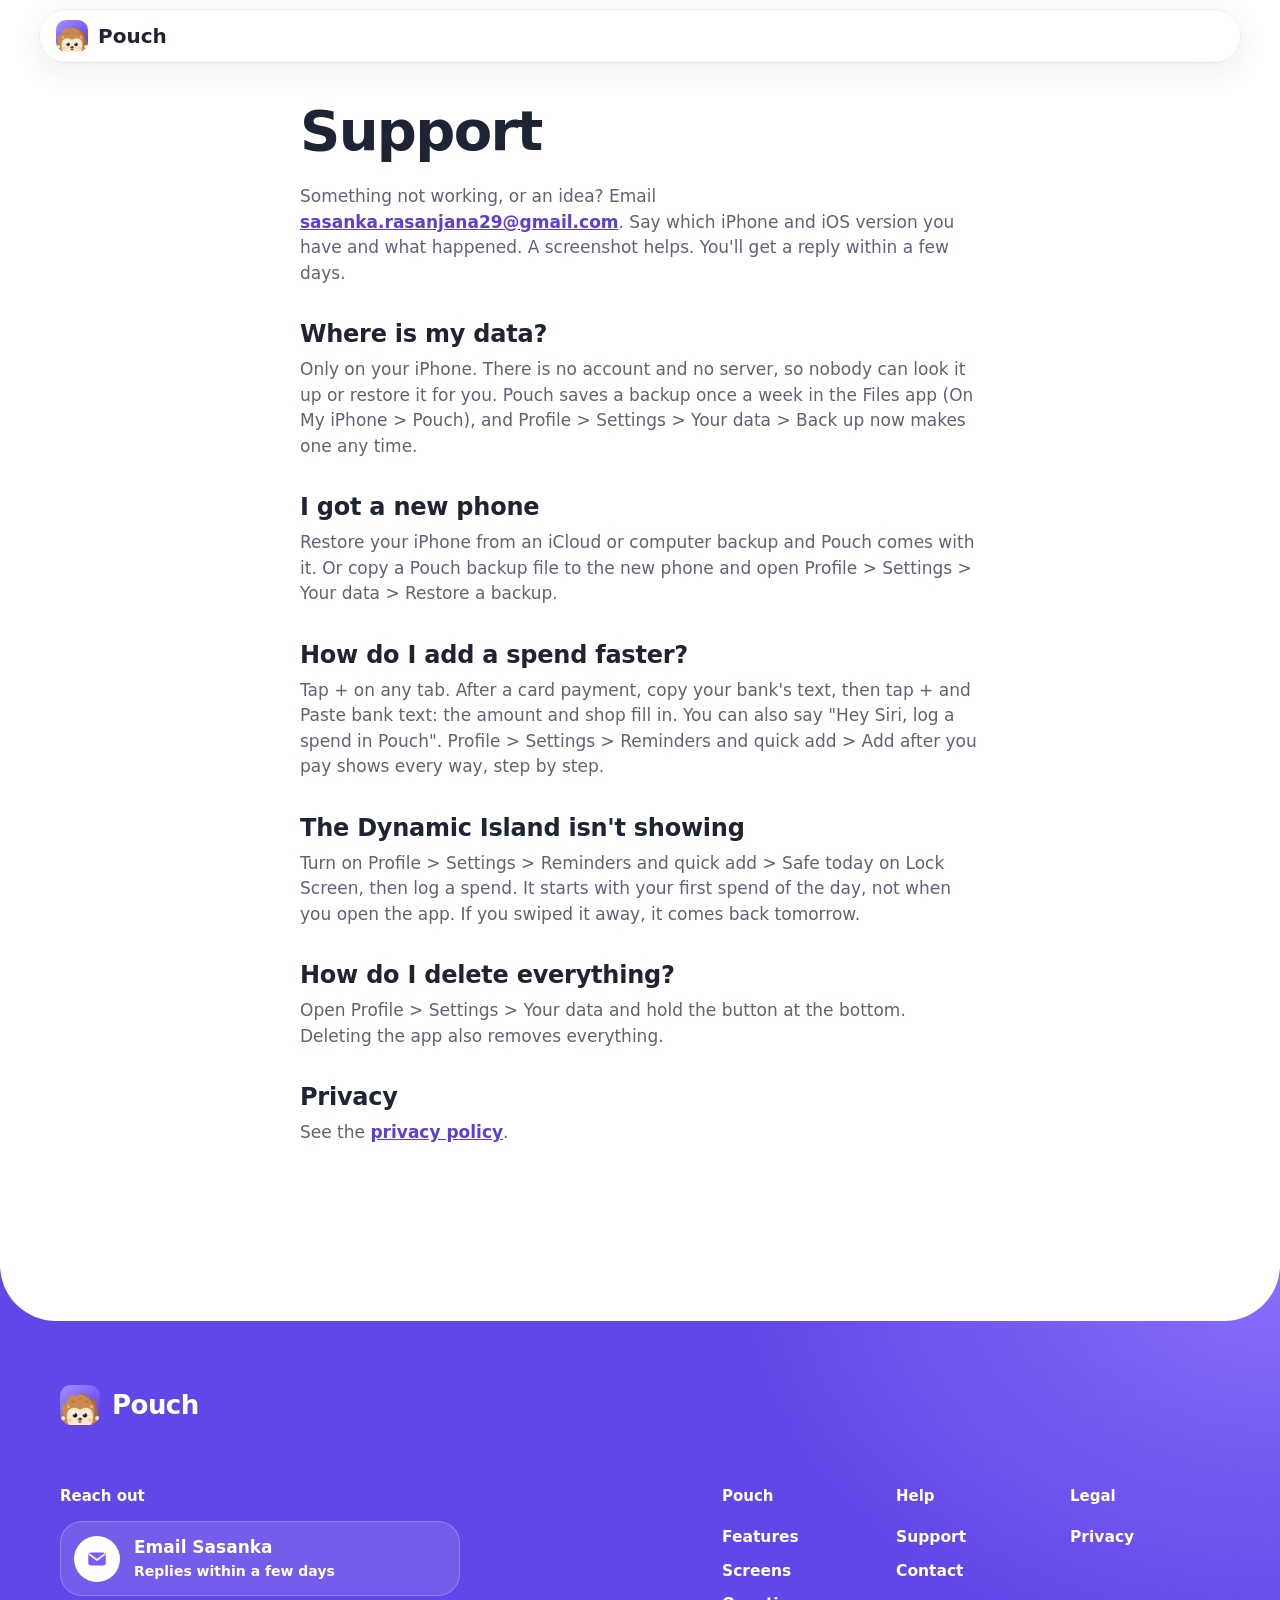
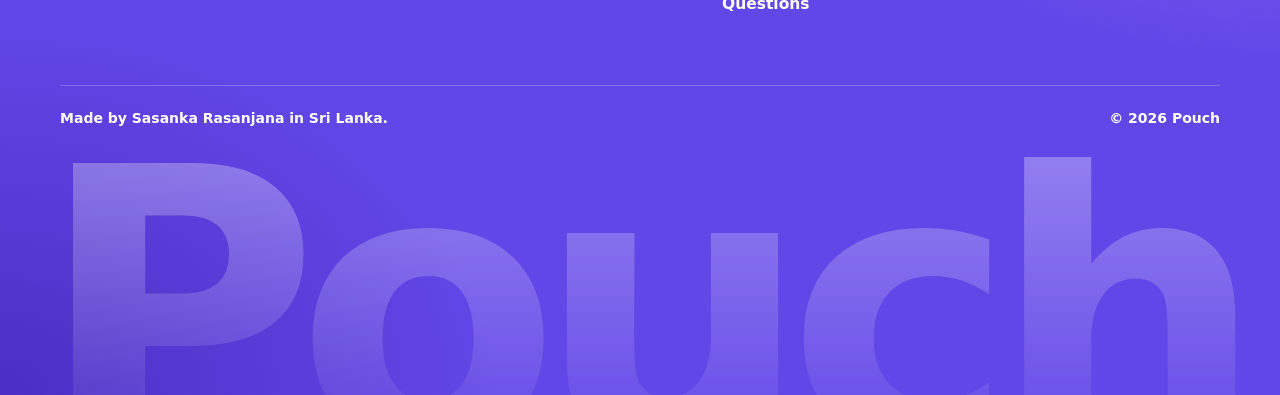
<file: support.html>
<!doctype html>
<html lang="en">
<head>
<meta charset="utf-8">
<meta name="viewport" content="width=device-width, initial-scale=1">
<title>Pouch support</title>
<meta name="description" content="Help with Pouch: contact, backups, deleting data and common questions.">
<link rel="icon" href="assets/favicon.png">
<link rel="canonical" href="https://sasankarasanjana29.github.io/hedge-site/support.html">
<link rel="stylesheet" href="site.css?v=20261104a">
</head>
<body>
<header class="nav lifted"><a class="brand" href="index.html"><img src="assets/icon-180.png" alt="" width="32" height="32"><span>Pouch</span></a></header>
<main class="legal">
<h1>Support</h1>
<p>Something not working, or an idea? Email <a href="mailto:sasanka.rasanjana29@gmail.com?subject=Pouch%20support">sasanka.rasanjana29@gmail.com</a>. Say which iPhone and iOS version you have and what happened. A screenshot helps. You'll get a reply within a few days.</p>
<h2>Where is my data?</h2>
<p>Only on your iPhone. There is no account and no server, so nobody can look it up or restore it for you. Pouch saves a backup once a week in the Files app (On My iPhone &gt; Pouch), and Profile &gt; Settings &gt; Your data &gt; Back up now makes one any time.</p>
<h2>I got a new phone</h2>
<p>Restore your iPhone from an iCloud or computer backup and Pouch comes with it. Or copy a Pouch backup file to the new phone and open Profile &gt; Settings &gt; Your data &gt; Restore a backup.</p>
<h2>How do I add a spend faster?</h2>
<p>Tap + on any tab. After a card payment, copy your bank&#x27;s text, then tap + and Paste bank text: the amount and shop fill in. You can also say &quot;Hey Siri, log a spend in Pouch&quot;. Profile &gt; Settings &gt; Reminders and quick add &gt; Add after you pay shows every way, step by step.</p>
<h2>The Dynamic Island isn&#x27;t showing</h2>
<p>Turn on Profile &gt; Settings &gt; Reminders and quick add &gt; Safe today on Lock Screen, then log a spend. It starts with your first spend of the day, not when you open the app. If you swiped it away, it comes back tomorrow.</p>
<h2>How do I delete everything?</h2>
<p>Open Profile &gt; Settings &gt; Your data and hold the button at the bottom. Deleting the app also removes everything.</p>
<h2>Privacy</h2>
<p>See the <a href="privacy.html">privacy policy</a>.</p>
</main>
<footer class="footer">
  <div class="footer-in">
    <a class="footer-brand" href="index.html"><img src="assets/icon-180.png" alt="" width="40" height="40"><span>Pouch</span></a>
    <div class="footer-grid">
      <div class="reach">
        <b>Reach out</b>
        <a class="reach-card" href="mailto:sasanka.rasanjana29@gmail.com?subject=Pouch">
          <span class="reach-icon"><svg viewBox="0 0 24 24" aria-hidden="true"><rect x="2.5" y="5" width="19" height="14" rx="3" fill="currentColor"/><path d="m4 7 8 6 8-6" fill="none" stroke="#fff" stroke-width="2" stroke-linecap="round" stroke-linejoin="round" opacity=".9"/></svg></span>
          <span><strong>Email Sasanka</strong><small>Replies within a few days</small></span>
        </a>
      </div>
      <nav class="footer-cols" aria-label="Footer">
        <div><b>Pouch</b><a href="index.html#features">Features</a><a href="index.html#screens">Screens</a><a href="index.html#faq">Questions</a></div>
        <div><b>Help</b><a href="support.html">Support</a><a href="mailto:sasanka.rasanjana29@gmail.com">Contact</a></div>
        <div><b>Legal</b><a href="privacy.html">Privacy</a></div>
      </nav>
    </div>
    <div class="footer-base"><span>Made by Sasanka Rasanjana in Sri Lanka.</span><span>&copy; 2026 Pouch</span></div>
  </div>
  <div class="wordmark" aria-hidden="true">Pouch</div>
</footer>
</body>
</html>
</file>
<file: site.css>
/* Pouch site, direction A (the user's pick): a clean hero with the app composed around the phone,
   then a bento of features where every card draws the real piece of the app in its own style
   (palette.ts colours, chunky buttons, pot rings, the Dynamic Island), then the screens explained.
   No web fonts, no third parties, no emoji. */

:root {
  --page: #FFFFFF;
  --ink: #1D2433;
  --soft: #5E6475;
  --faint: #8C92A1;
  --card: #F5F6F9;
  --line: #E6E7EC;
  --brand: #7A5AF8;
  --lip: #5B3FD6;
  --tint: #F0EBFF;
  --max: 1200px;
}

* { box-sizing: border-box; }
html { scroll-behavior: smooth; -webkit-text-size-adjust: 100%; }
@media (prefers-reduced-motion: reduce) { html { scroll-behavior: auto; } }
body { margin: 0; background: var(--page); color: var(--ink); font: 17px/1.5 ui-rounded, "SF Pro Rounded", -apple-system, system-ui, "Segoe UI", Roboto, sans-serif; -webkit-font-smoothing: antialiased; }
img { max-width: 100%; display: block; }
a { color: inherit; }
h1, h2, h3 { margin: 0; font-weight: 800; letter-spacing: -0.03em; line-height: 1.04; }
h1 { font-size: clamp(44px, 6vw, 80px); }
h2 { font-size: clamp(32px, 4vw, 52px); }
h3 { font-size: 24px; letter-spacing: -0.02em; line-height: 1.15; }
p { margin: 0; }
svg { width: 1em; height: 1em; }
:focus-visible { outline: 3px solid var(--brand); outline-offset: 3px; border-radius: 12px; }

/* ---------- Nav ---------- */
.nav { position: sticky; top: 10px; z-index: 20; max-width: var(--max); margin: 10px auto 0; padding: 10px 14px 10px 16px; display: flex; align-items: center; gap: 24px; border-radius: 999px; transition: background .25s ease, box-shadow .25s ease; }
.nav.lifted { background: rgba(255, 255, 255, .78); backdrop-filter: blur(18px) saturate(170%); -webkit-backdrop-filter: blur(18px) saturate(170%); box-shadow: 0 8px 30px rgba(29, 36, 51, .08), 0 0 0 1px rgba(29, 36, 51, .05); }
.brand { display: flex; align-items: center; gap: 10px; text-decoration: none; font-weight: 800; font-size: 20px; }
.brand img { border-radius: 10px; }
.links { display: flex; gap: 26px; margin: 0 auto; }
.links a { text-decoration: none; color: var(--soft); font-weight: 650; font-size: 15px; }
.links a:hover { color: var(--ink); }
.soon { background: var(--tint); color: var(--lip); font-weight: 800; font-size: 14px; padding: 9px 16px; border-radius: 999px; white-space: nowrap; }

main { max-width: var(--max); margin: 0 auto; padding: 0 20px; }

/* ---------- Buttons: the app's chunky press ---------- */
.btn { display: inline-flex; align-items: center; justify-content: center; height: 56px; padding: 0 26px; border-radius: 999px; font-weight: 800; font-size: 16px; text-decoration: none; white-space: nowrap; transition: transform .1s ease, box-shadow .1s ease; }
.btn.primary { background: var(--brand); color: #fff; box-shadow: 0 4px 0 var(--lip); cursor: default; }
.btn.ghost { background: #fff; box-shadow: 0 0 0 2px var(--line), 0 4px 0 var(--line); }
.btn.ghost:active { transform: translateY(3px); box-shadow: 0 0 0 2px var(--line), 0 1px 0 var(--line); }

/* ---------- Spec rows: label over value, the app's .meta style ---------- */
.spec { display: flex; gap: 0; margin: 40px 0 0; }
.spec div { padding: 0 24px; border-left: 1px solid var(--line); }
.spec div:first-child { padding-left: 0; border-left: 0; }
.spec dt { font-size: 13px; color: var(--faint); font-weight: 700; }
.spec dd { margin: 2px 0 0; font-weight: 800; font-size: 17px; }

/* ---------- Hero ---------- */
.hero { display: grid; grid-template-columns: 1fr 1fr; gap: 24px; align-items: center; min-height: 680px; padding: 40px 0 20px; }
.hl { color: var(--brand); }
.lede { font-size: 21px; color: var(--soft); margin-top: 24px; max-width: 520px; }
.ctas { display: flex; gap: 12px; margin-top: 34px; flex-wrap: wrap; }

.hero-art { position: relative; height: 740px; }
.blob { position: absolute; inset: 110px 10px 50px 50px; border-radius: 48px; background: linear-gradient(150deg, #EFEAFF, #E4F0FF 60%, #FFF0E3); }
.phone { position: relative; display: flow-root; margin: 0; padding: 0; filter: drop-shadow(0 26px 28px rgba(29, 36, 51, .26)); }
/* The shadow follows the bezel's own outline: the bezel image has a clear margin round the phone, so a box-shadow left a white rim */
/* Apple's iPhone 18 Pro bezel in Black, laid over the screen. Its opening is the 402 x 874 pt screen,
   at these insets of the bezel's width (margins, so the percentages are of the phone, not the page) */
.phone::after { content: ""; position: absolute; inset: 0; z-index: 2; background: url("assets/phone-frame.webp") center / 100% 100% no-repeat; pointer-events: none; }
.phone > img, .phone > video.clip { display: block; width: 89.333%; height: auto; margin: 5.185% 5.333% 5.111%; border-radius: 13% / 6%; }
.hero-phone { position: absolute; width: 290px; left: 50%; top: 74px; transform: translateX(-38%); }
.float { position: absolute; background: #fff; border-radius: 22px; box-shadow: 0 20px 40px -18px rgba(29, 36, 51, .35), 0 0 0 1px rgba(29, 36, 51, .04); }
.island-card, .island { background: #000; color: #fff; border-radius: 34px; padding: 14px 18px 16px; display: grid; gap: 4px; }
.island-card { left: 50%; top: 22px; width: 300px; transform: translateX(-42%); z-index: 3; box-shadow: 0 30px 50px -20px rgba(0, 0, 0, .5); }
.isl-top { display: flex; align-items: center; gap: 8px; color: #C9CBD6; font-weight: 700; font-size: 14px; }
.isl-top img { width: 26px; height: 26px; }
.island-card strong, .island strong { font-size: 32px; letter-spacing: -0.02em; line-height: 1.1; }
.isl-row { display: flex; justify-content: space-between; align-items: center; gap: 10px; color: #A6A9B6; font-weight: 650; font-size: 13px; }
.isl-row i { font-style: normal; display: inline-flex; align-items: center; gap: 4px; background: #7BE33A; color: #063D00; font-weight: 800; border-radius: 999px; padding: 6px 12px; font-size: 13px; }
.isl-row i svg { width: 11px; height: 11px; }
.react-card { left: 10px; bottom: 150px; display: flex; align-items: center; gap: 10px; padding: 10px 18px 10px 10px; z-index: 3; }
.react-card img { width: 52px; height: 52px; }
.react-card b { display: block; font-size: 20px; letter-spacing: -0.01em; }
.react-card span { color: var(--soft); font-weight: 650; font-size: 14px; }
.ring-card { right: -10px; top: 320px; display: flex; align-items: center; gap: 12px; padding: 12px 18px 12px 12px; z-index: 3; }
.ring-card b { display: block; font-size: 16px; }
.ring-card span { color: var(--soft); font-weight: 650; font-size: 14px; }
.hero-hedge { position: absolute; width: 170px; right: 30px; bottom: 20px; z-index: 4; filter: drop-shadow(0 16px 20px rgba(29, 36, 51, .2)); }

/* A pot ring: the app's PotRing, an arc in the pot's colour round a tinted disc */
.ring { --p: .5; --c: #7A5AF8; --t: #EFEAFF; flex: none; width: 56px; height: 56px; border-radius: 50%; display: grid; place-items: center; background: conic-gradient(var(--c) calc(var(--p) * 360deg), rgba(29, 36, 51, .08) 0); position: relative; }
.ring::before { content: ""; position: absolute; inset: 6px; border-radius: 50%; background: #fff; }
.ring::after { content: ""; position: absolute; inset: 9px; border-radius: 50%; background: var(--t); }
.ring svg { position: relative; z-index: 1; width: 22px; height: 22px; color: var(--c); }

/* ---------- Bento ---------- */
.bento-wrap { margin-top: 110px; }
.bento-wrap h2 { max-width: 760px; }
.bento { display: grid; grid-template-columns: repeat(6, 1fr); gap: 16px; margin-top: 40px; }
.card { border-radius: 32px; padding: 30px; display: flex; flex-direction: column; gap: 24px; min-height: 360px; overflow: hidden; }
.card-copy p { color: #4F5567; margin-top: 8px; font-size: 16.5px; max-width: 460px; }
.art { margin-top: auto; }
.span2 { grid-column: span 2; } .span3 { grid-column: span 3; } .span4 { grid-column: span 4; }
.lav { background: #EFEAFF; } .hon { background: #FFF4CC; } .rose { background: #FFE4EE; } .sky { background: #E1EDFF; } .tan { background: #FFEAD6; } .grape { background: #F1EBFF; } .leaf { background: #DDF8E6; }

.safe-art { background: #fff; border-radius: 24px; padding: 22px 24px; display: grid; grid-template-columns: 1fr auto; gap: 14px 10px; align-items: center; box-shadow: 0 16px 36px -24px rgba(29, 36, 51, .35); }
.safe-num small { color: var(--soft); font-weight: 650; font-size: 15px; }
.safe-num strong { display: block; font-size: 62px; letter-spacing: -0.04em; line-height: 1; margin: 4px 0; }
.safe-num strong span { font-size: 30px; color: var(--soft); letter-spacing: 0; margin-right: 4px; }
.safe-num em { font-style: normal; color: var(--soft); font-weight: 650; font-size: 14px; }
.safe-art img { width: 104px; height: 104px; }
.month-bar { grid-column: 1 / -1; background: var(--card); border-radius: 16px; padding: 14px 16px; }
.month-bar div { display: flex; justify-content: space-between; font-size: 14px; margin-bottom: 10px; }
.month-bar span { color: var(--soft); }
.month-bar i, .pot-mid i { display: block; height: 12px; border-radius: 99px; background: #E4E6EC; overflow: hidden; }
.month-bar u { display: block; height: 100%; border-radius: 99px; background: #FF9600; box-shadow: inset 0 3px 0 rgba(255, 255, 255, .35); }

.rings-art { display: grid; grid-template-columns: repeat(2, 1fr); gap: 18px 10px; background: #fff; border-radius: 22px; padding: 20px 14px; }
.pr { display: flex; flex-direction: column; align-items: center; text-align: center; }
.pr .ring { width: 64px; height: 64px; margin-bottom: 8px; }
.pr b { font-size: 15px; }
.pr small { color: var(--faint); font-weight: 650; font-size: 13px; }

.pot-rows { background: #fff; border-radius: 22px; padding: 4px 18px; }
.pot-row { display: flex; gap: 14px; align-items: center; padding: 14px 0; }
.pot-row + .pot-row { border-top: 1px solid var(--line); }
.dot { flex: none; width: 46px; height: 46px; border-radius: 50%; display: grid; place-items: center; color: #fff; }
.dot svg { width: 22px; height: 22px; }
.pot-mid { flex: 1; min-width: 0; }
.pot-top { display: flex; justify-content: space-between; align-items: baseline; margin-bottom: 8px; }
.pot-top b { font-size: 17px; }
.pot-top span { color: var(--faint); font-size: 14px; font-weight: 650; }
.pot-top em { font-style: normal; color: var(--soft); font-weight: 800; }
.pot-mid u { display: block; height: 100%; border-radius: 99px; }
.pot-mid small { display: block; color: var(--faint); font-weight: 600; font-size: 13px; margin-top: 8px; }

.island.mini { box-shadow: 0 24px 40px -22px rgba(0, 0, 0, .55); }

.keypad-art { display: grid; grid-template-columns: auto 1fr; gap: 16px; align-items: center; }
.typed { font-size: 40px; font-weight: 800; letter-spacing: -0.03em; }
.typed span { font-size: 22px; color: var(--soft); }
.kp { display: grid; grid-template-columns: repeat(3, 1fr); gap: 7px; }
.kp b { height: 38px; border-radius: 11px; background: #fff; display: grid; place-items: center; font-weight: 650; box-shadow: 0 0 0 1.5px var(--line), 0 3px 0 var(--line); }
.kp b.on { background: var(--tint); box-shadow: 0 0 0 1.5px var(--brand), 0 3px 0 var(--lip); }

.hedge-art { position: relative; display: flex; align-items: flex-end; gap: 4px; }
.hedge-big { width: 170px; height: 170px; flex: none; margin-bottom: -6px; }
.tiles { flex: 1; min-width: 0; height: auto; border-radius: 18px; background: #fff; padding: 8px; }

.rows { background: #fff; border-radius: 22px; padding: 6px 18px; }
.rows .r { display: flex; align-items: center; gap: 14px; min-height: 64px; border-top: 1px solid var(--line); }
.rows .r:first-child { border-top: 0; }
.rows .tile { margin: 0; width: 38px; height: 38px; border-radius: 11px; }
.rows .tile svg { width: 19px; height: 19px; }
.rows b { flex: 1; font-size: 16.5px; }
.rows .val { color: var(--soft); font-weight: 650; font-size: 15px; }
.switch { width: 52px; height: 32px; border-radius: 99px; background: #58CC02; position: relative; flex: none; }
.switch::after { content: ""; position: absolute; right: 3px; top: 3px; width: 26px; height: 26px; border-radius: 50%; background: #fff; box-shadow: 0 2px 4px rgba(0,0,0,.2); }
.privacy-art { display: flex; gap: 22px; align-items: center; background: #fff; border-radius: 22px; padding: 20px 22px; }
.lock-disc { flex: none; width: 64px; height: 64px; border-radius: 20px; background: #15803D; color: #fff; display: grid; place-items: center; }
.lock-disc svg { width: 30px; height: 30px; }
.spec.mini { margin: 0; flex-wrap: wrap; row-gap: 10px; }
.spec.mini div { padding: 0 16px; }
.spec.mini dd { font-size: 15px; }

/* ---------- Feature explanations ---------- */
.explain { margin-top: 140px; display: grid; gap: 120px; }
.ex { display: grid; grid-template-columns: 330px 1fr; gap: 80px; align-items: center; }
.ex.flip { grid-template-columns: 1fr 330px; }
.ex.flip .phone { order: 2; }
.ex .phone { width: 100%; }
.ex-copy > p { color: var(--soft); font-size: 20px; margin-top: 16px; max-width: 560px; }
.points { list-style: none; padding: 0; margin: 30px 0 0; display: grid; gap: 14px; counter-reset: p; max-width: 560px; }
.points li { counter-increment: p; position: relative; padding: 16px 18px 16px 62px; background: var(--card); border-radius: 20px; color: var(--soft); }
.points li::before { content: counter(p); position: absolute; left: 16px; top: 14px; width: 30px; height: 30px; border-radius: 10px; background: var(--brand); color: #fff; font-weight: 800; display: grid; place-items: center; font-size: 15px; }
.points b { color: var(--ink); }

/* ---------- Small things ---------- */
.smalls { margin-top: 140px; }
.small-grid { display: grid; grid-template-columns: repeat(4, 1fr); gap: 16px; margin-top: 36px; }
.small-grid > div { background: var(--card); border-radius: 26px; padding: 24px; }
.tile { width: 44px; height: 44px; border-radius: 13px; display: grid; place-items: center; color: #fff; margin-bottom: 16px; }
.tile svg { width: 22px; height: 22px; }
.small-grid b { font-size: 18px; }
.small-grid p { color: var(--soft); margin-top: 4px; font-size: 15.5px; }

/* ---------- FAQ ---------- */
.faq { margin-top: 140px; max-width: 780px; }
.faq h2 { margin-bottom: 18px; }
details { border-bottom: 1px solid var(--line); padding: 22px 4px; }
summary { cursor: pointer; font-weight: 750; font-size: 19px; list-style: none; display: flex; justify-content: space-between; gap: 16px; }
summary::-webkit-details-marker { display: none; }
summary::after { content: "+"; color: var(--brand); font-size: 26px; line-height: 1; transition: transform .2s ease; }
details[open] summary::after { transform: rotate(45deg); }
details p { color: var(--soft); margin-top: 10px; }

/* ---------- End ---------- */
.end { margin-top: 140px; background: linear-gradient(150deg, #EFEAFF, #E4F0FF 60%, #FFF0E3); border-radius: 40px; padding: 56px 24px; text-align: center; display: flex; flex-direction: column; align-items: center; gap: 12px; }
.end img { width: 150px; height: 150px; }
.end p { color: var(--soft); font-size: 19px; }
.foot { max-width: var(--max); margin: 56px auto 40px; padding: 0 20px; display: flex; justify-content: space-between; gap: 16px; flex-wrap: wrap; color: var(--soft); font-size: 15px; }
.foot nav { display: flex; gap: 18px; }
.foot a { text-decoration: none; font-weight: 700; }

/* ---------- Privacy policy page ---------- */
.legal { max-width: 720px; padding-top: 40px; }
.legal h1 { font-size: clamp(38px, 6vw, 56px); margin-bottom: 24px; }
.legal h2 { font-size: 24px; letter-spacing: -0.01em; margin: 36px 0 10px; }
.legal p { color: var(--soft); margin-top: 10px; }
.legal a { color: var(--lip); font-weight: 700; }

/* ---------- Narrower screens ---------- */
@media (max-width: 1080px) {
  .hero { grid-template-columns: 1fr; min-height: 0; }
  .hero-art { max-width: 560px; width: 100%; margin: 0 auto; }
  .bento { grid-template-columns: repeat(2, 1fr); }
  .span2, .span3 { grid-column: span 1; }
  .span4 { grid-column: span 2; }
  .small-grid { grid-template-columns: repeat(2, 1fr); }
}
@media (max-width: 760px) {
  .links { display: none; }
  .nav { justify-content: space-between; }
  .hero { padding-top: 20px; }
  .spec div { padding: 0 12px; }
  .spec dt { font-size: 12px; white-space: nowrap; }
  .spec dd { font-size: 15px; }
  .hero-art { margin-bottom: -40px; }
  .hero-art { height: 600px; }
  .hero-phone { width: 240px; top: 56px; transform: translateX(-46%); }
  .island-card { width: 250px; top: 10px; padding: 12px 14px; }
  .island-card .isl-row span { white-space: nowrap; overflow: hidden; text-overflow: ellipsis; }
  .island-card strong { font-size: 26px; }
  .ring-card { top: 300px; right: 0; }
  .react-card { left: 0; bottom: 70px; }
  .hero-hedge { width: 120px; right: 0; bottom: 0; }
  .bento { grid-template-columns: 1fr; }
  .span2, .span3, .span4 { grid-column: span 1; }
  .card { min-height: 0; padding: 24px; }
  .safe-num strong { font-size: 48px; }
  .ex, .ex.flip { grid-template-columns: 1fr; gap: 36px; }
  .ex.flip .phone { order: 0; }
  .ex .phone { max-width: 280px; margin: 0 auto; }
  .explain { gap: 90px; margin-top: 100px; }
  .smalls, .faq, .end, .bento-wrap { margin-top: 100px; }
  .small-grid { grid-template-columns: 1fr; }
}

/* The island card's two states: compact above, expanded below */
.isl-stack { display: grid; gap: 14px; justify-items: center; }
.isl-stack .island.mini { width: 100%; }
.island.compact { display: flex; align-items: center; gap: 0; width: 190px; height: 40px; padding: 0 14px 0 9px; border-radius: 99px; box-shadow: 0 0 0 1px rgba(160, 139, 255, .35); }
.cring { width: 22px; height: 22px; border-radius: 50%; background: conic-gradient(#A08BFF 223deg, rgba(160, 139, 255, .25) 0); -webkit-mask: radial-gradient(circle, transparent 7px, #000 7.5px); mask: radial-gradient(circle, transparent 7px, #000 7.5px); }
.cam { flex: 1; }
.island.compact b { color: #A08BFF; font-weight: 800; font-size: 15px; letter-spacing: -0.02em; }

/* ---------- Hover: cards lift a touch (pointer devices only) ---------- */
@media (hover: hover) {
  .card, .small-grid > div { transition: transform .25s cubic-bezier(.23, 1, .32, 1); }
  .card:hover, .small-grid > div:hover { transform: translateY(-3px); }
}

/* ---------- Entrance: things rise once as they scroll in (set up by site.js) ---------- */
.js .rise { opacity: 0; transform: translateY(22px); transition: opacity .7s cubic-bezier(.23, 1, .32, 1), transform .7s cubic-bezier(.23, 1, .32, 1); transition-delay: var(--d, 0ms); }
.js .rise.in { opacity: 1; transform: none; }
.js .hero .float { animation: float-in .8s cubic-bezier(.23, 1, .32, 1) both; animation-delay: var(--d, 0ms); }
@keyframes float-in { from { opacity: 0; transform: translateY(14px) scale(.96); } }
.js .hero .island-card { animation-name: island-in; }
@keyframes island-in { from { opacity: 0; transform: translateX(-42%) scale(.6); } }
@media (prefers-reduced-motion: reduce) {
  .js .rise { opacity: 1; transform: none; transition: none; }
  .js .hero .float { animation: none; }
  .card, .small-grid > div { transition: none; }
}

/* ---------- Hero, take three: Hedges and coins round the phone ---------- */
.hero-art .island-card { display: none; }
.hero-phone { position: absolute; z-index: 2; }
.coin { position: absolute; width: 40px; height: 40px; z-index: 1; filter: drop-shadow(0 8px 10px rgba(185, 126, 6, .28)); animation: drift 6s ease-in-out infinite alternate; }
.coin.tilt { transform: rotate(-24deg) scaleY(.42); }
.c1 { left: 6%; top: 18%; width: 46px; height: 46px; animation-duration: 6.5s; }
.c2 { left: 16%; top: 7%; width: 34px; height: 34px; animation-duration: 5.2s; }
.c3 { right: 4%; top: 12%; width: 56px; height: 56px; animation-duration: 7s; z-index: 3; }
.c4 { right: 16%; top: 3%; width: 30px; height: 30px; animation-duration: 5.8s; }
.c5 { right: 1%; top: 62%; width: 34px; height: 34px; animation-duration: 6.2s; z-index: 3; }
.c6 { left: 2%; bottom: 7%; width: 40px; height: 40px; animation-duration: 5.5s; z-index: 3; }
.c7 { left: 30%; bottom: 2%; width: 30px; height: 30px; animation-duration: 6.8s; z-index: 3; }
.c8 { left: 10%; top: 44%; width: 26px; height: 26px; animation-duration: 4.8s; }
@keyframes drift { from { translate: 0 0; } to { translate: 0 -12px; } }
.hedge-peek { position: absolute; width: 150px; left: 50%; top: 40px; margin-left: -220px; z-index: 1; transform: rotate(-14deg); }
.hero-hedge { width: 190px; right: 6px; bottom: 6px; z-index: 4; }
.hedge-small { position: absolute; width: 104px; left: 22%; bottom: 0; z-index: 3; filter: drop-shadow(0 12px 14px rgba(29, 36, 51, .18)); }
.react-card { left: 0; bottom: 190px; }
.ring-card { right: -6px; top: 250px; }
@media (prefers-reduced-motion: reduce) { .coin { animation: none; } }
@media (max-width: 760px) {
  .hedge-peek { width: 112px; margin-left: -170px; top: 30px; }
  .hero-hedge { width: 132px; right: -4px; bottom: 0; }
  .hedge-small { width: 78px; left: 14%; }
  .react-card { left: -4px; bottom: 150px; }
  .ring-card { top: 260px; right: -8px; }
  .c3 { width: 42px; height: 42px; }
}

/* ---------- Bento, take two: built round the clips ----------
   Three columns; a tall card spans two rows, a wide one two columns, so the grid places itself:
   log (tall) | safe number (wide) / never red | island / pots (wide) | Hedge (tall) / privacy (wide). */
.bento { grid-template-columns: repeat(3, 1fr); grid-auto-flow: row dense; gap: 18px; }
.bento .card { min-height: 340px; padding: 32px; }
.bento .tall { grid-row: span 2; }
.bento .wide { grid-column: span 2; }
.bento h3 { font-size: 27px; }
.lav-deep { background: linear-gradient(165deg, #7A5AF8, #5B3FD6); color: #fff; }
.lav-deep .card-copy p { color: #E4DCFF; }
.clip-phone { width: 250px; margin: auto auto -96px; filter: drop-shadow(0 26px 28px rgba(20, 10, 60, .34)); }
.lav-deep .clip-phone { filter: drop-shadow(0 26px 28px rgba(20, 10, 60, .5)); }
video.clip { display: block; width: 100%; aspect-ratio: 600 / 1304; height: auto; border-radius: 13% / 6%; background: #fff; object-fit: cover; }
.rings-row { display: grid; grid-template-columns: repeat(4, 1fr); gap: 10px; background: #fff; border-radius: 22px; padding: 22px 14px; }
.rings-row .pr .ring { width: 70px; height: 70px; }

/* ---------- Responsive: tablets and phones ---------- */
@media (max-width: 1080px) {
  .bento { grid-template-columns: repeat(2, 1fr); }
  .bento .wide { grid-column: span 2; }
  .hero-copy { max-width: 640px; }
}
@media (max-width: 760px) {
  .btn { width: auto; }
  .bento { grid-template-columns: 1fr; }
  .bento .tall { grid-row: auto; }
  .bento .wide { grid-column: auto; }
  .bento .card { min-height: 0; padding: 26px; }
  .bento .tall { padding-bottom: 0; }
  .clip-phone { width: 230px; margin: 8px auto -70px; }
  .rings-row { grid-template-columns: repeat(2, 1fr); row-gap: 18px; }
}
@media (max-width: 480px) {
  .ctas .btn, .end .btn { width: 100%; }
}

/* ---------- Bento, take three: shorter. Three fixed rows on wide screens ----------
   log (tall) | safe number (wide, side by side)
   log        | never red | island
   pots       | Hedge (phone peeking up) | privacy */
@media (min-width: 1081px) {
  .bento { grid-auto-rows: 292px; }
  .bento .card { min-height: 0; height: 100%; padding: 26px 28px; gap: 16px; }
  .bento .wide { flex-direction: row; align-items: center; gap: 32px; }
  .bento .wide .card-copy { flex: 0 0 38%; }
  .bento .wide .art { flex: 1; margin-top: 0; }
  .bento .tall .clip-phone { width: 236px; margin-bottom: -150px; }
}
.bento h3 { font-size: 24px; }
.bento .card-copy p { font-size: 16px; margin-top: 6px; }
.safe-art { padding: 18px 20px; }
.safe-num strong { font-size: 52px; }
.safe-art img { width: 88px; height: 88px; }
.pot-row { padding: 11px 0; }
.isl-stack { gap: 10px; }
.island.mini { padding: 12px 16px 14px; }
.island.mini strong { font-size: 27px; }
.rings-row { grid-template-columns: repeat(4, 1fr); padding: 16px 8px; gap: 4px; }
.rings-row .pr .ring { width: 54px; height: 54px; margin-bottom: 6px; }
.rings-row .pr b { font-size: 13px; }
.rings-row .pr small { display: none; }
/* The phone rises from the card's bottom edge; only Hedge and the top of the screen show */
.peek-card { overflow: hidden; }
.clip-phone.peek { width: 200px; margin: auto auto -260px; }
.rows .r { min-height: 58px; }
@media (max-width: 1080px) {
  .clip-phone.peek { margin-bottom: -300px; }
}
@media (max-width: 760px) {
  .rings-row { grid-template-columns: repeat(4, 1fr); }
  .clip-phone.peek { width: 220px; margin-bottom: -320px; }
  .bento .tall .clip-phone { margin-bottom: -120px; }
}

@media (min-width: 1081px) {
  .isl-stack .island.compact { height: 34px; }
  .island.mini { padding: 10px 16px 12px; gap: 2px; }
  .island.mini strong { font-size: 25px; }
  .island.mini .isl-row i { padding: 4px 11px; }
  .pot-row { padding: 9px 0; }
}

/* Phones: keep each tile short. The clip phone peeks, the safe card drops its month bar. */
@media (max-width: 760px) {
  .bento { gap: 14px; }
  .bento .tall .clip-phone { width: 210px; margin-bottom: -250px; }
  .safe-art { grid-template-columns: 1fr auto; }
  .safe-art .month-bar { display: none; }
  .safe-num strong { font-size: 44px; }
  .safe-art img { width: 76px; height: 76px; }
  .bento .card-copy p { font-size: 15.5px; }
}

/* ---------- No cut-off phones: the logging phone shows whole, Hedge gets a close-up window ---------- */
@media (min-width: 1081px) {
  .bento { grid-auto-rows: 306px; }
  .bento .tall .clip-phone { width: 196px; margin: auto auto 0; }
}
.bento .tall .clip-phone { margin-bottom: 0; }
/* The wardrobe clip framed on Hedge: the video fills a rounded window, held on the part where he is */
.closeup { margin-top: auto; aspect-ratio: 600 / 406; border-radius: 22px; overflow: hidden; background: #fff; box-shadow: 0 0 0 1px rgba(29, 36, 51, .06); }
/* The clip is cut to just the gems, Hedge and his colours, so it shows whole at any width */
.closeup video.clip { width: 100%; height: 100%; aspect-ratio: auto; border-radius: 0; object-fit: contain; }
@media (max-width: 1080px) {
  .bento .tall .clip-phone { width: 220px; margin: 12px auto 0; }
}
@media (max-width: 760px) {
  .bento .tall .clip-phone { width: 190px; margin: 8px auto 0; }
  .bento .tall { padding-bottom: 26px; }
}
@media (max-width: 760px) {
  .rows { padding: 4px 14px; }
  .rows .r { gap: 10px; }
  .rows b { font-size: 15px; white-space: nowrap; }
  .rows .val { font-size: 13.5px; white-space: nowrap; }
}

.end .hint { color: var(--faint); font-weight: 600; font-size: 14px; }

/* 404 */
.lost { min-height: 80vh; display: flex; flex-direction: column; align-items: center; justify-content: center; text-align: center; gap: 14px; }
.lost img { width: 150px; height: 150px; }
.lost p { color: var(--soft); }

/* ---------- The island as the app draws it (app/src/widgets/PouchDay.tsx) ----------
   Rings are capacity gauges filled by the share of the month still free (--p); the expanded
   view has the ring top right and a tinted purple Log pill, as Apple's own island buttons are. */
.cring { background: conic-gradient(#A08BFF calc(var(--p, .6) * 360deg), rgba(160, 139, 255, .25) 0); }
.isl-top .ering { margin-left: auto; width: 30px; height: 30px; border-radius: 50%; background: conic-gradient(#A08BFF calc(var(--p, .6) * 360deg), rgba(160, 139, 255, .25) 0); -webkit-mask: radial-gradient(circle, transparent 10px, #000 10.5px); mask: radial-gradient(circle, transparent 10px, #000 10.5px); }
.isl-top { width: 100%; }
.isl-row i { background: #352A63; color: #E2DBFF; min-width: 82px; height: 32px; justify-content: center; padding: 0 14px; font-size: 15px; }
.island.mini .isl-row i { padding: 0 14px; }
.isl-row i svg { width: 12px; height: 12px; }

/* ---------- The logging phone: bigger, a real iPhone shape, never cut off ----------
   A fixed width with the screen's own shape (the video sets the height), sitting at the card's
   foot. Rows are tall enough for it on every desktop width (checked 1081 to 1440). */
@media (min-width: 1081px) {
  .bento { grid-auto-rows: 318px; }
  .bento .tall { padding-bottom: 22px; }
  .bento .tall .clip-phone { width: 228px; margin: auto auto 0; }
}
@media (max-width: 1080px) {
  .bento .tall .clip-phone { width: 250px; }
}
@media (max-width: 760px) {
  .bento .tall .clip-phone { width: 230px; }
}

/* ---------- The waving Hedge looks at your cursor (site.js moves .pupil) ---------- */
.hero-hedge img { width: 100%; height: auto; }
.hero-hedge .eyes { position: absolute; inset: 0; width: 100%; height: 100%; overflow: visible; }

/* ---------- Two scenes drawn in code: Hedge beside the questions, and at the end ----------
   Everything inside is sized in container units (cqw), so a scene scales as one picture. */
.scene { position: relative; width: 100%; container-type: inline-size; }
.scene > * { position: absolute; }
.scene .s-blob { inset: 12% 6% 9% 9%; background: #ECE6FF; border-radius: 46% 54% 42% 58% / 56% 44% 56% 44%; }
.scene .s-floor { left: 12%; right: 10%; bottom: 2%; height: 4.4cqw; border-radius: 50%; background: #DCD4F4; }
.scene .coin { animation: none; }
.scene .s-spark { color: #FFC21A; }
.scene img.s-hedge { height: auto; filter: drop-shadow(0 2cqw 2.4cqw rgba(29, 36, 51, .16)); }

/* The phone with today's gauge */
.scene-phone { aspect-ratio: 4 / 3; }
.mini-phone { left: 9%; top: 15%; width: 37cqw; height: 54cqw; box-sizing: border-box; padding: 3.6cqw 3.4cqw; display: flex; flex-direction: column; gap: 3cqw; background: #FBFAFF; border: 1.7cqw solid #CBC4EE; border-radius: 8cqw; transform: rotate(-6deg); box-shadow: 0 3cqw 5cqw -2cqw rgba(74, 52, 160, .25); }
.mp-notch { align-self: center; width: 11cqw; height: 1.9cqw; border-radius: 9cqw; background: #CBC4EE; }
.mp-gauge { width: 100%; height: auto; margin: 1cqw 0 .5cqw; }
.mp-row { display: flex; align-items: center; gap: 2.4cqw; padding: 1.3cqw; border-radius: 9cqw; background: #F1EFF8; }
.mp-dot { flex: none; width: 8.6cqw; height: 8.6cqw; border-radius: 50%; display: grid; place-items: center; }
.mp-dot svg { width: 4.6cqw; height: 4.6cqw; }
.mp-row i { flex: 1; height: 2.6cqw; margin-right: 1.6cqw; border-radius: 9cqw; background: #CDC9DD; }
.scene-phone img.s-hedge { right: 2%; bottom: 3%; width: 52cqw; }
.scene-phone .s-gem { left: 30%; top: 3%; width: 10cqw; height: 10cqw; transform: rotate(-12deg); filter: drop-shadow(0 1.2cqw 1.4cqw rgba(47, 111, 228, .3)); }
.scene-phone .s-c1 { left: 2%; top: 26%; width: 8.5cqw; height: 8.5cqw; }
.scene-phone .s-c2 { left: 52%; top: 2%; width: 9.5cqw; height: 9.5cqw; }
.scene-phone .s-k1 { right: 4%; top: 14%; width: 6.5cqw; height: 6.5cqw; }
.scene-phone .s-k2 { left: 3%; bottom: 18%; width: 5cqw; height: 5cqw; }
.scene-phone .s-pop { left: 46%; top: 17%; width: 10cqw; height: 10cqw; color: #FFC21A; }

/* A month on track: ticked, two bars, three category rings */
.scene-done { aspect-ratio: 3 / 2; }
.scene-done .s-blob { inset: 8% 10% 12% 10%; }
.done-card { left: 7%; top: 10%; width: 58cqw; box-sizing: border-box; padding: 4.6cqw; display: flex; flex-direction: column; gap: 3.4cqw; background: #fff; border-radius: 5cqw; box-shadow: 0 3cqw 6cqw -2.5cqw rgba(74, 52, 160, .3); }
.dc-top { display: flex; align-items: center; gap: 3.2cqw; }
.dc-check { flex: none; width: 9.4cqw; height: 9.4cqw; border-radius: 50%; display: grid; place-items: center; background: #2FA84F; color: #fff; }
.dc-check svg { width: 5cqw; height: 5cqw; }
.dc-top i { width: 30cqw; height: 4.6cqw; border-radius: 9cqw; background: #2E2B5F; }
.dc-bar { height: 3.4cqw; border-radius: 9cqw; background: #ECE9F5; overflow: hidden; }
.dc-bar u { display: block; height: 100%; border-radius: 9cqw; }
.dc-rings { display: flex; gap: 3.4cqw; margin-top: .6cqw; }
.dc-rings .ring { width: 13cqw; height: 13cqw; }
.dc-rings .ring::before { inset: 1.2cqw; }
.dc-rings .ring::after { inset: 1.8cqw; }
.dc-rings .ring svg { width: 5.2cqw; height: 5.2cqw; }
.scene-done img.s-hedge { right: 0; bottom: 2%; width: 46cqw; }
.scene-done .s-pop { left: 1%; top: 0; width: 9cqw; height: 9cqw; color: #2FCB6B; transform: rotate(-20deg); }
.scene-done .s-k1 { left: 3%; bottom: 14%; width: 5cqw; height: 5cqw; color: #FFB020; }

@media (min-width: 1081px) {
  .faq { max-width: none; display: grid; grid-template-columns: minmax(0, 1fr) minmax(0, 420px); gap: 48px; align-items: start; }
  .faq-list { grid-column: 1; grid-row: 1; }
  .faq-art { grid-column: 2; grid-row: 1; position: sticky; top: 110px; }
}
@media (max-width: 1080px) {
  .faq-art { max-width: 380px; margin: 0 auto 8px; }
}
.end .end-art { max-width: 500px; margin: -20px 0 -4px; }

/* ---------- The screens: five chunky tabs over one panel at a time ----------
   Copy sits on white so it reads like the rest of the page; the colour lives on a flat stage that holds the
   whole phone. Only the tabs get the app's chunky press: a face on a base of the same shape, 4pt lower. */
.screens { margin-top: 140px; }
.tabs { display: grid; grid-template-columns: repeat(7, minmax(max-content, 1fr)); gap: 12px; margin-top: 36px; padding: 2px 2px 6px; }
.tab { display: flex; align-items: center; gap: 10px; min-width: 0; height: 58px; padding: 0 14px 0 10px; border: 0; border-radius: 18px; background: #fff; box-shadow: 0 0 0 2px var(--line), 0 4px 0 2px var(--line); color: var(--soft); font: inherit; font-weight: 800; font-size: 16px; white-space: nowrap; cursor: pointer; transition: transform .1s ease, box-shadow .1s ease, background .15s ease, color .15s ease; }
.tab:hover { color: var(--ink); }
.tab:active { transform: translateY(4px); box-shadow: 0 0 0 2px var(--line), 0 0 0 2px var(--line); }
.tab[aria-selected="true"] { background: var(--tint); color: var(--lip); box-shadow: 0 0 0 2px var(--brand), 0 4px 0 2px var(--brand); }
.tab[aria-selected="true"]:active { box-shadow: 0 0 0 2px var(--brand), 0 0 0 2px var(--brand); }
.tab-dot { flex: none; width: 36px; height: 36px; border-radius: 11px; display: grid; place-items: center; color: var(--ink); }
.tab-dot svg { width: 18px; height: 18px; }

.panel { display: grid; grid-template-columns: minmax(0, 1fr) 500px; gap: 64px; align-items: center; margin-top: 40px; }
.panel + .panel { margin-top: 80px; }
.js .panel + .panel { margin-top: 40px; }
.js .panel:not(.on) { display: none; }
.js .panel.swap { animation: panel-in .32s cubic-bezier(.23, 1, .32, 1); }
@keyframes panel-in { from { opacity: 0; transform: translateY(10px); } }
.panel-copy h3 { font-size: 40px; letter-spacing: -0.03em; line-height: 1.05; }
.panel-copy > p { color: var(--soft); font-size: 19px; margin-top: 14px; max-width: 540px; }
.panel .points { margin-top: 26px; }

.stage { position: relative; display: grid; place-items: center; padding: 36px; border-radius: 36px; overflow: hidden; isolation: isolate; }
.stage::before { content: ""; position: absolute; inset: 0; z-index: -1; background: radial-gradient(45% 50% at 50% 55%, rgba(255, 255, 255, .55), rgba(255, 255, 255, 0) 70%); }
.stage .phone { width: 250px; filter: drop-shadow(0 22px 26px rgba(29, 36, 51, .28)); }
.st-purple { background: linear-gradient(160deg, #E9C9FF, #CE82FF 60%, #B970FF); }
.st-blue { background: linear-gradient(160deg, #A8E3FD, #49C0F8 60%, #1FB2F6); }
.st-green { background: linear-gradient(160deg, #C6F59A, #89E219 60%, #62D20A); }
.st-gold { background: linear-gradient(160deg, #FFE88A, #FFC800 60%, #FFB300); }
.st-pink { background: linear-gradient(160deg, #FFD6E9, #FF9AC8 60%, #FF7BB5); }
.st-orange { background: linear-gradient(160deg, #FFD9A8, #FF9600 60%, #FF8A00); }
.st-mint { background: linear-gradient(160deg, #C8F5E4, #4FD1A5 60%, #2EC193); }
/* Two white sparkles and a coin, as in the app's own moments */
.deco { position: absolute; z-index: -1; pointer-events: none; }
.stage .k1 { left: 40px; top: 44px; width: 38px; height: 38px; color: #fff; }
.stage .k2 { left: 92px; top: 108px; width: 20px; height: 20px; color: #fff; opacity: .9; }
.stage .cn { right: 44px; bottom: 64px; width: 48px; height: 48px; transform: rotate(-16deg); filter: drop-shadow(0 6px 8px rgba(120, 80, 0, .22)); }

/* ---------- Footer: purple, tucked under the page's rounded foot, with the name huge at the bottom ---------- */
.footer { position: relative; margin-top: 120px; padding-top: 56px; overflow: hidden; color: #fff; background: radial-gradient(70% 90% at 100% 0%, rgba(142, 115, 255, .9), rgba(142, 115, 255, 0) 60%), radial-gradient(60% 80% at 0% 100%, #4A2FC4, rgba(74, 47, 196, 0) 65%), #6247E8; }
.footer::before { content: ""; position: absolute; top: 0; left: 0; right: 0; height: 56px; background: var(--page); border-radius: 0 0 56px 56px; }
.footer-in { position: relative; z-index: 1; max-width: var(--max); margin: 0 auto; padding: 64px 20px 0; }
.footer-brand { display: inline-flex; align-items: center; gap: 12px; text-decoration: none; font-weight: 800; font-size: 26px; letter-spacing: -0.02em; }
.footer-brand img { border-radius: 11px; }
.footer-grid { display: grid; grid-template-columns: minmax(0, 400px) 1fr; gap: 48px; margin-top: 52px; }
.reach > b, .footer-cols b { display: block; font-weight: 800; font-size: 15px; margin-bottom: 14px; }
.reach-card { display: flex; align-items: center; gap: 14px; padding: 14px 20px 14px 14px; border-radius: 22px; background: rgba(255, 255, 255, .12); box-shadow: inset 0 0 0 1px rgba(255, 255, 255, .22); text-decoration: none; transition: background .2s ease; }
.reach-card:hover { background: rgba(255, 255, 255, .18); }
.reach-icon { flex: none; width: 46px; height: 46px; border-radius: 50%; display: grid; place-items: center; background: #fff; color: var(--brand); }
.reach-icon svg { width: 22px; height: 22px; }
.reach-card strong { display: block; font-size: 17px; }
.reach-card small { display: block; font-size: 14px; font-weight: 600; }
.footer-cols { display: grid; grid-template-columns: repeat(3, minmax(0, 150px)); justify-content: end; gap: 24px; }
.footer-cols a { display: block; padding: 5px 0; text-decoration: none; font-weight: 650; font-size: 15.5px; }
.footer-cols a:hover { text-decoration: underline; text-underline-offset: 3px; }
.footer-base { display: flex; justify-content: space-between; gap: 8px 16px; flex-wrap: wrap; margin-top: 64px; padding-top: 22px; border-top: 1px solid rgba(255, 255, 255, .22); font-size: 14px; font-weight: 600; }
.wordmark { margin: 28px 0 -5.4vw; text-align: center; white-space: nowrap; font-weight: 900; font-size: 30vw; line-height: .8; letter-spacing: -0.06em; color: transparent; background: linear-gradient(180deg, rgba(255, 255, 255, .3), rgba(255, 255, 255, .05) 85%); -webkit-background-clip: text; background-clip: text; user-select: none; }
.footer :focus-visible { outline-color: #fff; }

/* Six tabs: equal columns while they fit, then each as wide as its label, then a row that scrolls */
@media (max-width: 1180px) { .tabs { grid-template-columns: repeat(7, auto); } }
@media (max-width: 900px) and (min-width: 761px) {
  .tabs { grid-template-columns: none; grid-auto-flow: column; grid-auto-columns: max-content; overflow-x: auto; scrollbar-width: none; margin-left: -20px; margin-right: -20px; padding: 2px 20px 8px; }
  .tabs::-webkit-scrollbar { display: none; }
}
@media (max-width: 1080px) {
  .panel { grid-template-columns: minmax(0, 1fr) 380px; gap: 40px; }
  .stage .phone { width: 220px; }
  .tab { font-size: 15px; gap: 8px; padding: 0 10px 0 8px; }
  .tab-dot { width: 32px; height: 32px; }
}
@media (max-width: 760px) {
  .screens { margin-top: 100px; }
  .tabs { grid-template-columns: none; grid-auto-flow: column; grid-auto-columns: max-content; gap: 10px; overflow-x: auto; scrollbar-width: none; margin: 28px -20px 0; padding: 2px 20px 8px; }
  .tabs::-webkit-scrollbar { display: none; }
  .tab { height: 54px; padding: 0 16px 0 9px; }
  .panel { grid-template-columns: 1fr; gap: 26px; margin-top: 22px; }
  .stage { order: -1; padding: 28px; border-radius: 30px; }
  .stage .phone { width: 206px; }
  .stage .k1 { left: 22px; top: 26px; width: 30px; height: 30px; }
  .stage .k2 { left: 58px; top: 76px; width: 16px; height: 16px; }
  .stage .cn { right: 22px; bottom: 40px; width: 38px; height: 38px; }
  .panel-copy h3 { font-size: 32px; }
  .panel-copy > p { font-size: 17px; }
  .footer { margin-top: 90px; padding-top: 40px; }
  .footer::before { height: 40px; border-radius: 0 0 40px 40px; }
  .footer-in { padding-top: 48px; }
  .footer-grid { grid-template-columns: 1fr; gap: 36px; margin-top: 36px; }
  .footer-cols { grid-template-columns: repeat(3, minmax(0, 1fr)); justify-content: start; }
  .footer-base { margin-top: 44px; }
  .wordmark { font-size: 34vw; margin-bottom: -6vw; }
}
@media (prefers-reduced-motion: reduce) {
  .tab, .reach-card { transition: none; }
  .js .panel.swap { animation: none; }
}

/* ---------- Sleeping Hedge: slow breaths, and z's that drift up from him, over and over ----------
   The z's he was drawn with are painted out of hedge-sleepy-still.png and drawn here instead. One breath
   and one z take the same 3.6s, so each z leaves on an out-breath. With Reduce Motion two z's sit still. */
.hedge-peek { container-type: inline-size; }
.hedge-peek img { width: 100%; height: auto; transform-origin: 50% 92%; animation: breathe 3.6s ease-in-out infinite; }
@keyframes breathe { 50% { transform: scale(1.025, 1.04); } }
.z { position: absolute; left: 76%; top: 15%; font-weight: 900; line-height: 1; color: #7C8BD6; text-shadow: 0 0 6px #fff, 0 0 2px #fff; opacity: 0; animation: snooze 3.6s cubic-bezier(.33, 0, .4, 1) infinite; }
/* Negative delays: the loop is already under way when the page opens, so z's are in the air from the start */
.z1 { font-size: 12cqw; animation-delay: -2.4s; }
.z2 { font-size: 15cqw; animation-delay: -1.2s; }
.z3 { font-size: 19cqw; }
@keyframes snooze {
  0% { opacity: 0; transform: translate(0, 0) scale(.5) rotate(-12deg); }
  18% { opacity: 1; }
  70% { opacity: .9; }
  100% { opacity: 0; transform: translate(20cqw, -36cqw) scale(1.15) rotate(10deg); }
}
@media (prefers-reduced-motion: reduce) {
  .hedge-peek img, .z { animation: none; }
  .z1 { opacity: 1; left: 85%; top: 6%; }
  .z2 { opacity: 1; left: 79%; top: 14%; }
}

/* ---------- A stack of coins at the left edge, after Clucky's clock wheels (wide screens only) ----------
   Seen edge on and drawn in grey so it stays behind the page. site.js adds the coins; each one drops on as
   you read further, so the stack is full at the foot of the page. */
.side-stack { position: fixed; left: -245px; top: 50%; z-index: 0; width: 360px; height: 560px; transform: translateY(-46%); pointer-events: none; display: none; filter: grayscale(1); opacity: .45; }
@media (min-width: 1320px) { .side-stack { display: block; } }
.stack { position: absolute; inset: 0; }
.sc { position: absolute; left: 30px; bottom: 30px; width: 300px; height: 70px; border-radius: 50%; background: linear-gradient(180deg, #FFE27A, #F2B21A 55%, #C98A06); box-shadow: inset 0 -10px 0 #B97E06, inset 0 4px 0 rgba(255, 255, 255, .55); transform: translateY(calc(var(--i) * -32px - 90px)); opacity: 0; transition: transform .5s cubic-bezier(.34, 1.4, .64, 1), opacity .25s ease; }
.sc.on { opacity: 1; transform: translateY(calc(var(--i) * -32px)); }
main, .footer { position: relative; z-index: 1; }
@media (prefers-reduced-motion: reduce) { .sc { transition: none; } }

/* ---------- The name in the footer pops up letter by letter when it comes into view (site.js adds .pop) ---------- */
.wordmark span { display: inline-block; background: inherit; -webkit-background-clip: text; background-clip: text; color: transparent; }
.js .wordmark span { opacity: 0; transform: translateY(40%) scale(.6) rotate(-8deg); }
.js .wordmark.pop span { animation: letter .6s cubic-bezier(.34, 1.56, .64, 1) both; }
.wordmark.pop span:nth-child(2) { animation-delay: .08s; } .wordmark.pop span:nth-child(3) { animation-delay: .16s; }
.wordmark.pop span:nth-child(4) { animation-delay: .24s; } .wordmark.pop span:nth-child(5) { animation-delay: .32s; }
@keyframes letter { from { opacity: 0; transform: translateY(40%) scale(.6) rotate(-8deg); } to { opacity: 1; transform: none; } }
@media (prefers-reduced-motion: reduce) { .js .wordmark span { opacity: 1; transform: none; } .js .wordmark.pop span { animation: none; } }
</file>
